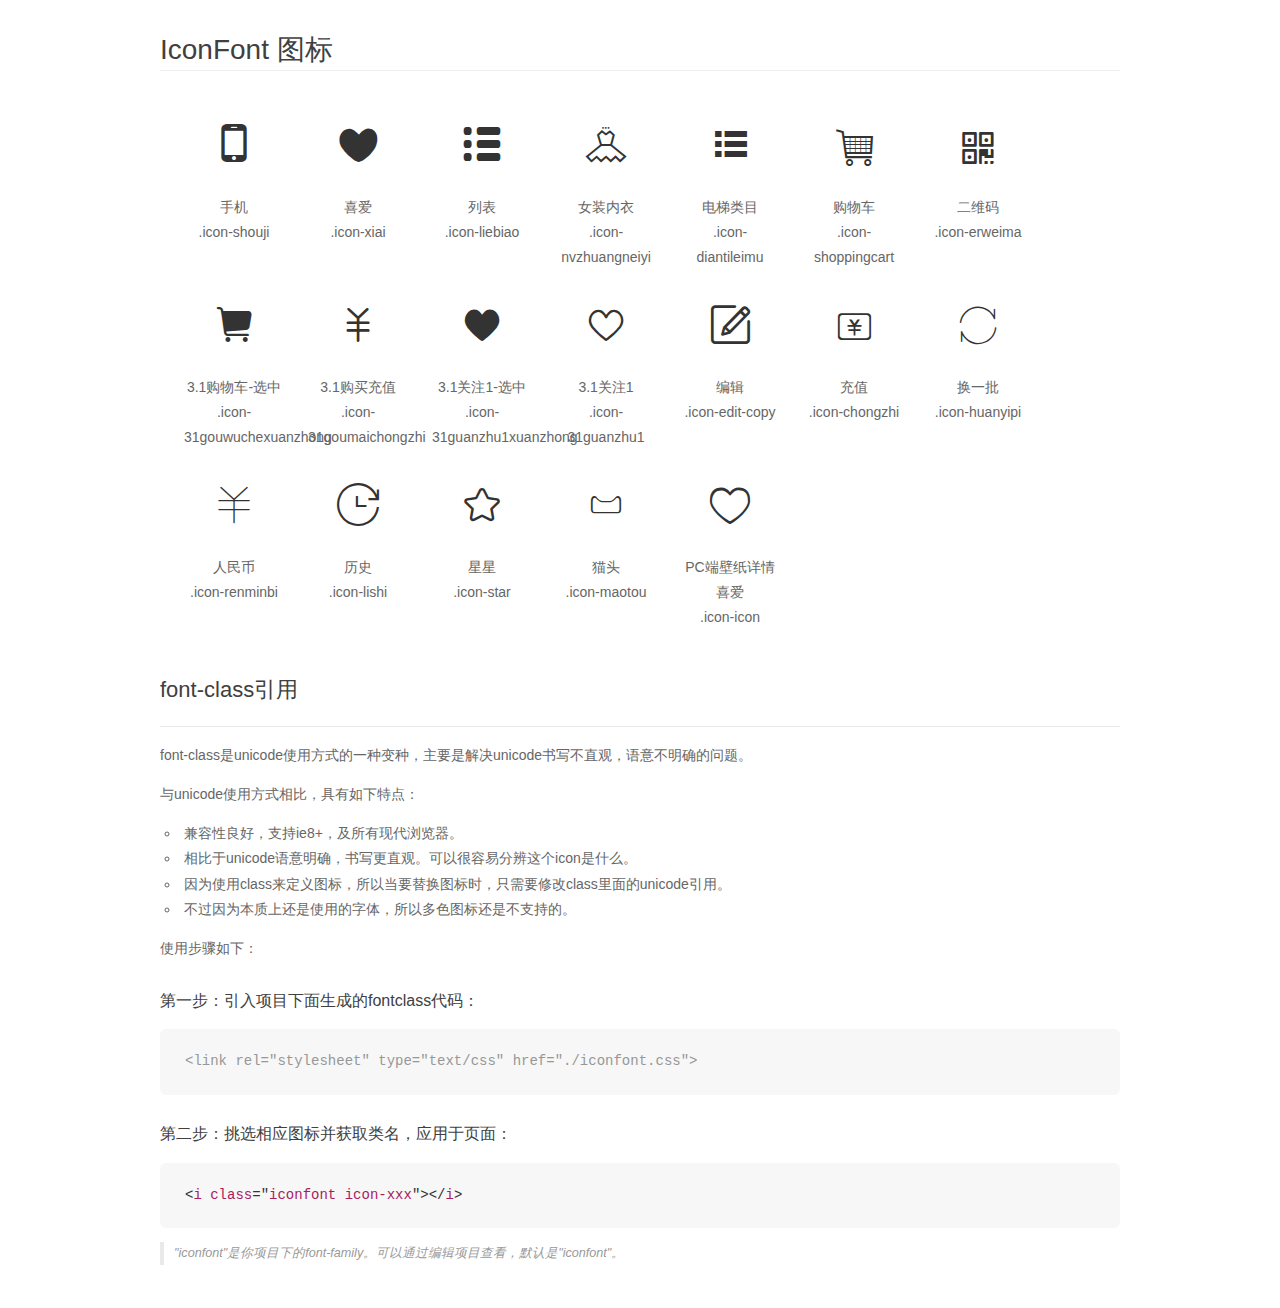
<file: font/demo_fontclass.html>
<!DOCTYPE html>
<html>
<head>
    <meta charset="utf-8"/>
    <title>IconFont</title>
    <link rel="stylesheet" href="demo.css">
    <link rel="stylesheet" href="iconfont.css">
</head>
<body>
    <div class="main markdown">
        <h1>IconFont 图标</h1>
        <ul class="icon_lists clear">
            
                <li>
                <i class="icon iconfont icon-shouji"></i>
                    <div class="name">手机</div>
                    <div class="fontclass">.icon-shouji</div>
                </li>
            
                <li>
                <i class="icon iconfont icon-xiai"></i>
                    <div class="name">喜爱</div>
                    <div class="fontclass">.icon-xiai</div>
                </li>
            
                <li>
                <i class="icon iconfont icon-liebiao"></i>
                    <div class="name">列表</div>
                    <div class="fontclass">.icon-liebiao</div>
                </li>
            
                <li>
                <i class="icon iconfont icon-nvzhuangneiyi"></i>
                    <div class="name">女装内衣</div>
                    <div class="fontclass">.icon-nvzhuangneiyi</div>
                </li>
            
                <li>
                <i class="icon iconfont icon-diantileimu"></i>
                    <div class="name">电梯类目</div>
                    <div class="fontclass">.icon-diantileimu</div>
                </li>
            
                <li>
                <i class="icon iconfont icon-shoppingcart"></i>
                    <div class="name">购物车</div>
                    <div class="fontclass">.icon-shoppingcart</div>
                </li>
            
                <li>
                <i class="icon iconfont icon-erweima"></i>
                    <div class="name">二维码</div>
                    <div class="fontclass">.icon-erweima</div>
                </li>
            
                <li>
                <i class="icon iconfont icon-31gouwuchexuanzhong"></i>
                    <div class="name">3.1购物车-选中</div>
                    <div class="fontclass">.icon-31gouwuchexuanzhong</div>
                </li>
            
                <li>
                <i class="icon iconfont icon-31goumaichongzhi"></i>
                    <div class="name">3.1购买充值</div>
                    <div class="fontclass">.icon-31goumaichongzhi</div>
                </li>
            
                <li>
                <i class="icon iconfont icon-31guanzhu1xuanzhong"></i>
                    <div class="name">3.1关注1-选中</div>
                    <div class="fontclass">.icon-31guanzhu1xuanzhong</div>
                </li>
            
                <li>
                <i class="icon iconfont icon-31guanzhu1"></i>
                    <div class="name">3.1关注1</div>
                    <div class="fontclass">.icon-31guanzhu1</div>
                </li>
            
                <li>
                <i class="icon iconfont icon-edit-copy"></i>
                    <div class="name">编辑</div>
                    <div class="fontclass">.icon-edit-copy</div>
                </li>
            
                <li>
                <i class="icon iconfont icon-chongzhi"></i>
                    <div class="name">充值</div>
                    <div class="fontclass">.icon-chongzhi</div>
                </li>
            
                <li>
                <i class="icon iconfont icon-huanyipi"></i>
                    <div class="name">换一批</div>
                    <div class="fontclass">.icon-huanyipi</div>
                </li>
            
                <li>
                <i class="icon iconfont icon-renminbi"></i>
                    <div class="name">人民币</div>
                    <div class="fontclass">.icon-renminbi</div>
                </li>
            
                <li>
                <i class="icon iconfont icon-lishi"></i>
                    <div class="name">历史</div>
                    <div class="fontclass">.icon-lishi</div>
                </li>
            
                <li>
                <i class="icon iconfont icon-star"></i>
                    <div class="name">星星</div>
                    <div class="fontclass">.icon-star</div>
                </li>
            
                <li>
                <i class="icon iconfont icon-maotou"></i>
                    <div class="name">猫头</div>
                    <div class="fontclass">.icon-maotou</div>
                </li>
            
                <li>
                <i class="icon iconfont icon-icon"></i>
                    <div class="name">PC端壁纸详情喜爱</div>
                    <div class="fontclass">.icon-icon</div>
                </li>
            
        </ul>

        <h2 id="font-class-">font-class引用</h2>
        <hr>

        <p>font-class是unicode使用方式的一种变种，主要是解决unicode书写不直观，语意不明确的问题。</p>
        <p>与unicode使用方式相比，具有如下特点：</p>
        <ul>
        <li>兼容性良好，支持ie8+，及所有现代浏览器。</li>
        <li>相比于unicode语意明确，书写更直观。可以很容易分辨这个icon是什么。</li>
        <li>因为使用class来定义图标，所以当要替换图标时，只需要修改class里面的unicode引用。</li>
        <li>不过因为本质上还是使用的字体，所以多色图标还是不支持的。</li>
        </ul>
        <p>使用步骤如下：</p>
        <h3 id="-fontclass-">第一步：引入项目下面生成的fontclass代码：</h3>


        <pre><code class="lang-js hljs javascript"><span class="hljs-comment">&lt;link rel="stylesheet" type="text/css" href="./iconfont.css"&gt;</span></code></pre>
        <h3 id="-">第二步：挑选相应图标并获取类名，应用于页面：</h3>
        <pre><code class="lang-css hljs">&lt;<span class="hljs-selector-tag">i</span> <span class="hljs-selector-tag">class</span>="<span class="hljs-selector-tag">iconfont</span> <span class="hljs-selector-tag">icon-xxx</span>"&gt;&lt;/<span class="hljs-selector-tag">i</span>&gt;</code></pre>
        <blockquote>
        <p>"iconfont"是你项目下的font-family。可以通过编辑项目查看，默认是"iconfont"。</p>
        </blockquote>
    </div>
</body>
</html>
</file>
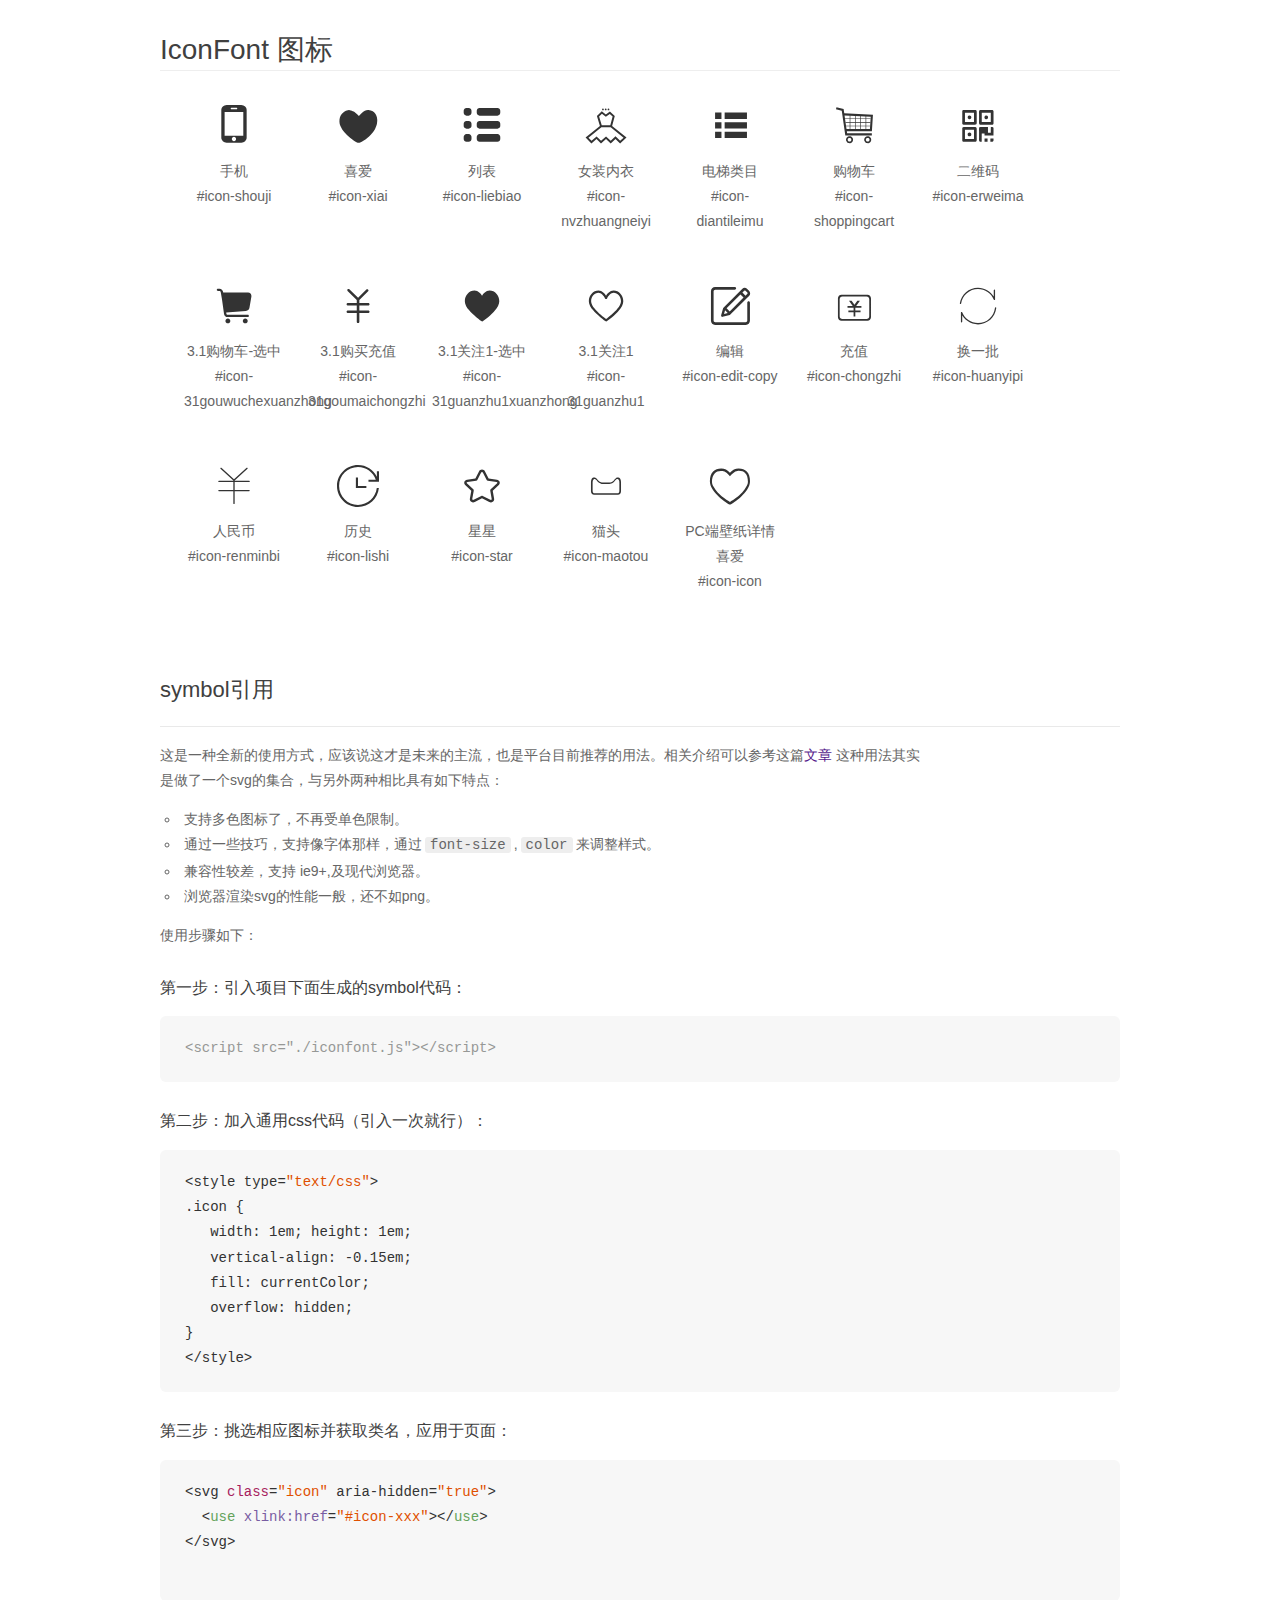
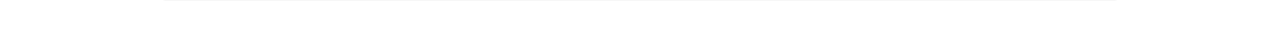
<file: font/demo_symbol.html>
<!DOCTYPE html>
<html>
<head>
    <meta charset="utf-8"/>
    <title>IconFont</title>
    <link rel="stylesheet" href="demo.css">
    <script src="iconfont.js"></script>

    <style type="text/css">
        .icon {
          /* 通过设置 font-size 来改变图标大小 */
          width: 1em; height: 1em;
          /* 图标和文字相邻时，垂直对齐 */
          vertical-align: -0.15em;
          /* 通过设置 color 来改变 SVG 的颜色/fill */
          fill: currentColor;
          /* path 和 stroke 溢出 viewBox 部分在 IE 下会显示
             normalize.css 中也包含这行 */
          overflow: hidden;
        }

    </style>
</head>
<body>
    <div class="main markdown">
        <h1>IconFont 图标</h1>
        <ul class="icon_lists clear">
            
                <li>
                    <svg class="icon" aria-hidden="true">
                        <use xlink:href="#icon-shouji"></use>
                    </svg>
                    <div class="name">手机</div>
                    <div class="fontclass">#icon-shouji</div>
                </li>
            
                <li>
                    <svg class="icon" aria-hidden="true">
                        <use xlink:href="#icon-xiai"></use>
                    </svg>
                    <div class="name">喜爱</div>
                    <div class="fontclass">#icon-xiai</div>
                </li>
            
                <li>
                    <svg class="icon" aria-hidden="true">
                        <use xlink:href="#icon-liebiao"></use>
                    </svg>
                    <div class="name">列表</div>
                    <div class="fontclass">#icon-liebiao</div>
                </li>
            
                <li>
                    <svg class="icon" aria-hidden="true">
                        <use xlink:href="#icon-nvzhuangneiyi"></use>
                    </svg>
                    <div class="name">女装内衣</div>
                    <div class="fontclass">#icon-nvzhuangneiyi</div>
                </li>
            
                <li>
                    <svg class="icon" aria-hidden="true">
                        <use xlink:href="#icon-diantileimu"></use>
                    </svg>
                    <div class="name">电梯类目</div>
                    <div class="fontclass">#icon-diantileimu</div>
                </li>
            
                <li>
                    <svg class="icon" aria-hidden="true">
                        <use xlink:href="#icon-shoppingcart"></use>
                    </svg>
                    <div class="name">购物车</div>
                    <div class="fontclass">#icon-shoppingcart</div>
                </li>
            
                <li>
                    <svg class="icon" aria-hidden="true">
                        <use xlink:href="#icon-erweima"></use>
                    </svg>
                    <div class="name">二维码</div>
                    <div class="fontclass">#icon-erweima</div>
                </li>
            
                <li>
                    <svg class="icon" aria-hidden="true">
                        <use xlink:href="#icon-31gouwuchexuanzhong"></use>
                    </svg>
                    <div class="name">3.1购物车-选中</div>
                    <div class="fontclass">#icon-31gouwuchexuanzhong</div>
                </li>
            
                <li>
                    <svg class="icon" aria-hidden="true">
                        <use xlink:href="#icon-31goumaichongzhi"></use>
                    </svg>
                    <div class="name">3.1购买充值</div>
                    <div class="fontclass">#icon-31goumaichongzhi</div>
                </li>
            
                <li>
                    <svg class="icon" aria-hidden="true">
                        <use xlink:href="#icon-31guanzhu1xuanzhong"></use>
                    </svg>
                    <div class="name">3.1关注1-选中</div>
                    <div class="fontclass">#icon-31guanzhu1xuanzhong</div>
                </li>
            
                <li>
                    <svg class="icon" aria-hidden="true">
                        <use xlink:href="#icon-31guanzhu1"></use>
                    </svg>
                    <div class="name">3.1关注1</div>
                    <div class="fontclass">#icon-31guanzhu1</div>
                </li>
            
                <li>
                    <svg class="icon" aria-hidden="true">
                        <use xlink:href="#icon-edit-copy"></use>
                    </svg>
                    <div class="name">编辑</div>
                    <div class="fontclass">#icon-edit-copy</div>
                </li>
            
                <li>
                    <svg class="icon" aria-hidden="true">
                        <use xlink:href="#icon-chongzhi"></use>
                    </svg>
                    <div class="name">充值</div>
                    <div class="fontclass">#icon-chongzhi</div>
                </li>
            
                <li>
                    <svg class="icon" aria-hidden="true">
                        <use xlink:href="#icon-huanyipi"></use>
                    </svg>
                    <div class="name">换一批</div>
                    <div class="fontclass">#icon-huanyipi</div>
                </li>
            
                <li>
                    <svg class="icon" aria-hidden="true">
                        <use xlink:href="#icon-renminbi"></use>
                    </svg>
                    <div class="name">人民币</div>
                    <div class="fontclass">#icon-renminbi</div>
                </li>
            
                <li>
                    <svg class="icon" aria-hidden="true">
                        <use xlink:href="#icon-lishi"></use>
                    </svg>
                    <div class="name">历史</div>
                    <div class="fontclass">#icon-lishi</div>
                </li>
            
                <li>
                    <svg class="icon" aria-hidden="true">
                        <use xlink:href="#icon-star"></use>
                    </svg>
                    <div class="name">星星</div>
                    <div class="fontclass">#icon-star</div>
                </li>
            
                <li>
                    <svg class="icon" aria-hidden="true">
                        <use xlink:href="#icon-maotou"></use>
                    </svg>
                    <div class="name">猫头</div>
                    <div class="fontclass">#icon-maotou</div>
                </li>
            
                <li>
                    <svg class="icon" aria-hidden="true">
                        <use xlink:href="#icon-icon"></use>
                    </svg>
                    <div class="name">PC端壁纸详情喜爱</div>
                    <div class="fontclass">#icon-icon</div>
                </li>
            
        </ul>


        <h2 id="symbol-">symbol引用</h2>
        <hr>

        <p>这是一种全新的使用方式，应该说这才是未来的主流，也是平台目前推荐的用法。相关介绍可以参考这篇<a href="">文章</a>
        这种用法其实是做了一个svg的集合，与另外两种相比具有如下特点：</p>
        <ul>
          <li>支持多色图标了，不再受单色限制。</li>
          <li>通过一些技巧，支持像字体那样，通过<code>font-size</code>,<code>color</code>来调整样式。</li>
          <li>兼容性较差，支持 ie9+,及现代浏览器。</li>
          <li>浏览器渲染svg的性能一般，还不如png。</li>
        </ul>
        <p>使用步骤如下：</p>
        <h3 id="-symbol-">第一步：引入项目下面生成的symbol代码：</h3>
        <pre><code class="lang-js hljs javascript"><span class="hljs-comment">&lt;script src="./iconfont.js"&gt;&lt;/script&gt;</span></code></pre>
        <h3 id="-css-">第二步：加入通用css代码（引入一次就行）：</h3>
        <pre><code class="lang-js hljs javascript">&lt;style type=<span class="hljs-string">"text/css"</span>&gt;
.icon {
   width: <span class="hljs-number">1</span>em; height: <span class="hljs-number">1</span>em;
   vertical-align: <span class="hljs-number">-0.15</span>em;
   fill: currentColor;
   overflow: hidden;
}
&lt;<span class="hljs-regexp">/style&gt;</span></code></pre>
        <h3 id="-">第三步：挑选相应图标并获取类名，应用于页面：</h3>
        <pre><code class="lang-js hljs javascript">&lt;svg <span class="hljs-class"><span class="hljs-keyword">class</span></span>=<span class="hljs-string">"icon"</span> aria-hidden=<span class="hljs-string">"true"</span>&gt;<span class="xml"><span class="hljs-tag">
  &lt;<span class="hljs-name">use</span> <span class="hljs-attr">xlink:href</span>=<span class="hljs-string">"#icon-xxx"</span>&gt;</span><span class="hljs-tag">&lt;/<span class="hljs-name">use</span>&gt;</span>
</span>&lt;<span class="hljs-regexp">/svg&gt;
        </span></code></pre>
    </div>
</body>
</html>
</file>
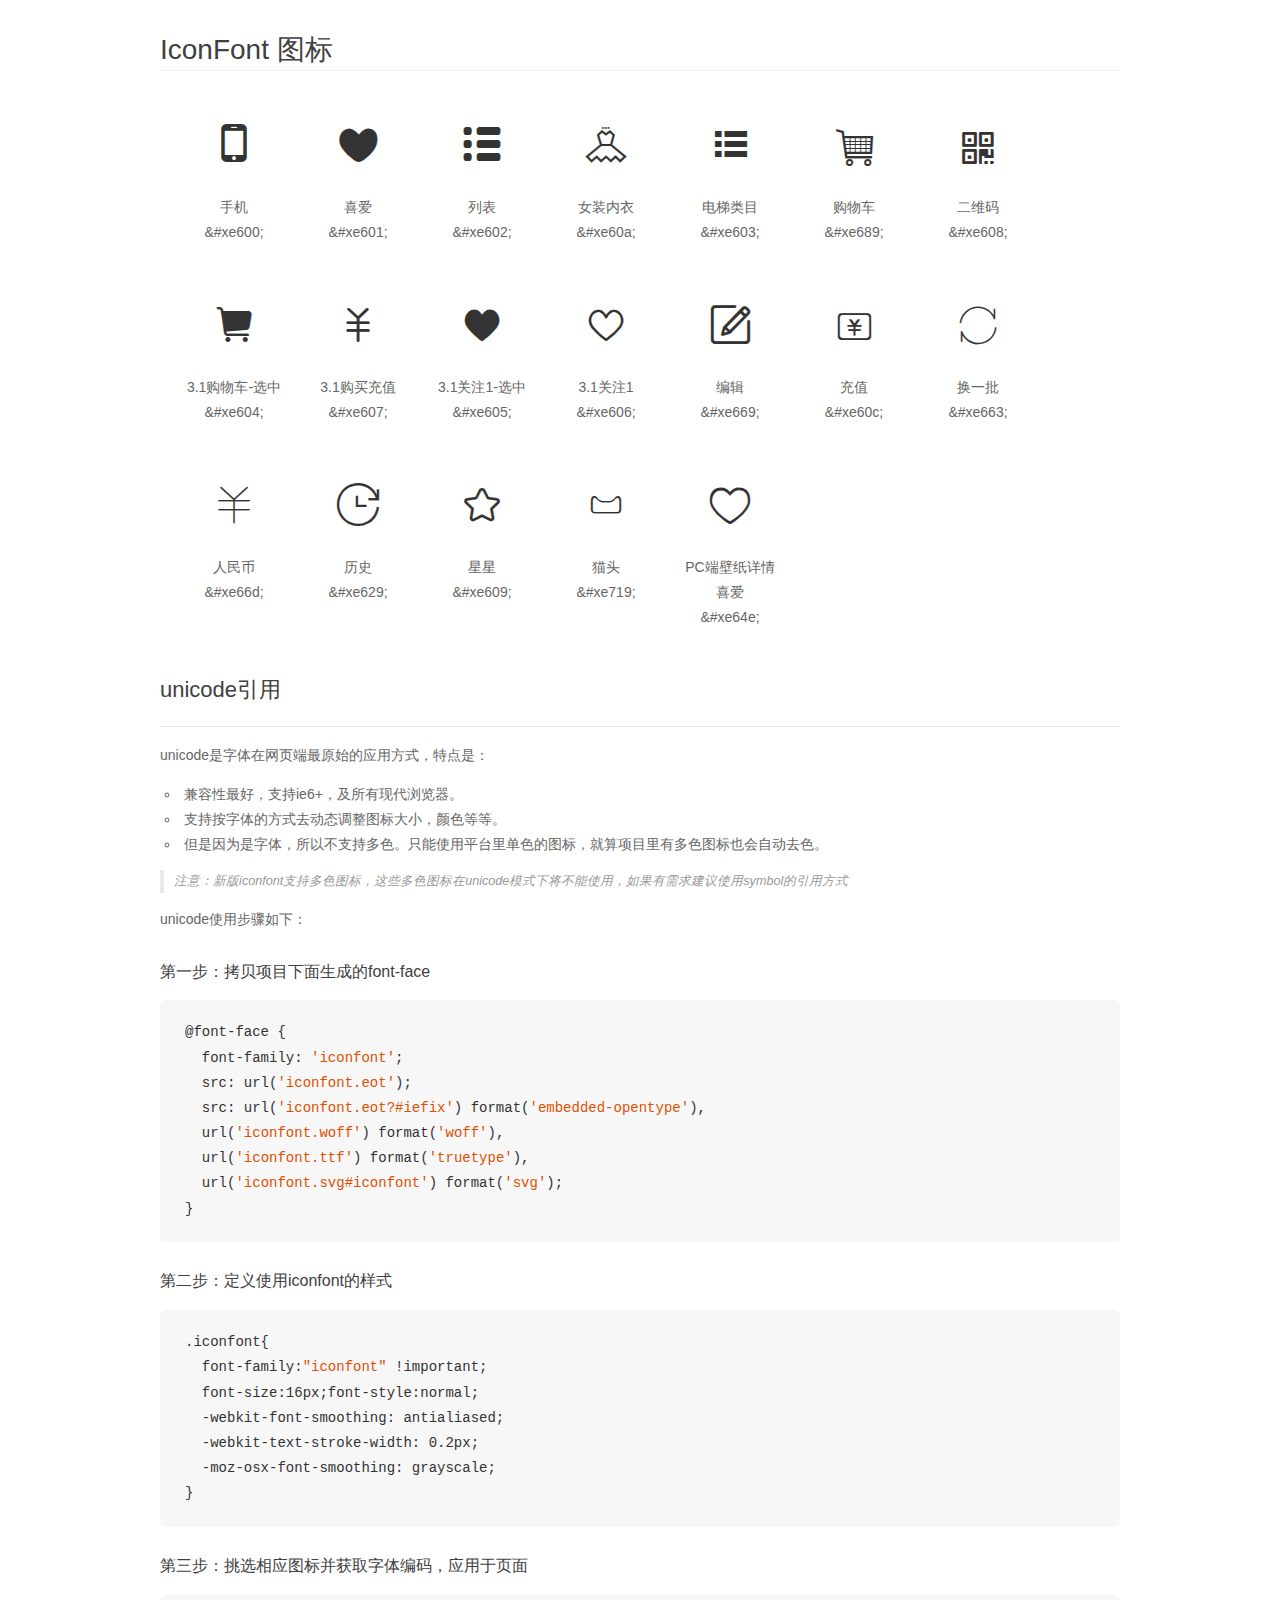
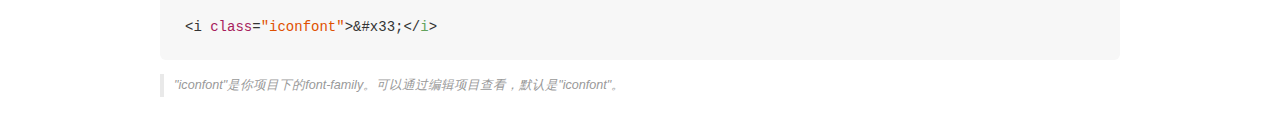
<file: font/demo_unicode.html>
<!DOCTYPE html>
<html>
<head>
    <meta charset="utf-8"/>
    <title>IconFont</title>
    <link rel="stylesheet" href="demo.css">

    <style type="text/css">

        @font-face {font-family: "iconfont";
          src: url('iconfont.eot'); /* IE9*/
          src: url('iconfont.eot#iefix') format('embedded-opentype'), /* IE6-IE8 */
          url('iconfont.woff') format('woff'), /* chrome, firefox */
          url('iconfont.ttf') format('truetype'), /* chrome, firefox, opera, Safari, Android, iOS 4.2+*/
          url('iconfont.svg#iconfont') format('svg'); /* iOS 4.1- */
        }

        .iconfont {
          font-family:"iconfont" !important;
          font-size:16px;
          font-style:normal;
          -webkit-font-smoothing: antialiased;
          -webkit-text-stroke-width: 0.2px;
          -moz-osx-font-smoothing: grayscale;
        }

    </style>
</head>
<body>
    <div class="main markdown">
        <h1>IconFont 图标</h1>
        <ul class="icon_lists clear">
            
                <li>
                <i class="icon iconfont">&#xe600;</i>
                    <div class="name">手机</div>
                    <div class="code">&amp;#xe600;</div>
                </li>
            
                <li>
                <i class="icon iconfont">&#xe601;</i>
                    <div class="name">喜爱</div>
                    <div class="code">&amp;#xe601;</div>
                </li>
            
                <li>
                <i class="icon iconfont">&#xe602;</i>
                    <div class="name">列表</div>
                    <div class="code">&amp;#xe602;</div>
                </li>
            
                <li>
                <i class="icon iconfont">&#xe60a;</i>
                    <div class="name">女装内衣</div>
                    <div class="code">&amp;#xe60a;</div>
                </li>
            
                <li>
                <i class="icon iconfont">&#xe603;</i>
                    <div class="name">电梯类目</div>
                    <div class="code">&amp;#xe603;</div>
                </li>
            
                <li>
                <i class="icon iconfont">&#xe689;</i>
                    <div class="name">购物车</div>
                    <div class="code">&amp;#xe689;</div>
                </li>
            
                <li>
                <i class="icon iconfont">&#xe608;</i>
                    <div class="name">二维码</div>
                    <div class="code">&amp;#xe608;</div>
                </li>
            
                <li>
                <i class="icon iconfont">&#xe604;</i>
                    <div class="name">3.1购物车-选中</div>
                    <div class="code">&amp;#xe604;</div>
                </li>
            
                <li>
                <i class="icon iconfont">&#xe607;</i>
                    <div class="name">3.1购买充值</div>
                    <div class="code">&amp;#xe607;</div>
                </li>
            
                <li>
                <i class="icon iconfont">&#xe605;</i>
                    <div class="name">3.1关注1-选中</div>
                    <div class="code">&amp;#xe605;</div>
                </li>
            
                <li>
                <i class="icon iconfont">&#xe606;</i>
                    <div class="name">3.1关注1</div>
                    <div class="code">&amp;#xe606;</div>
                </li>
            
                <li>
                <i class="icon iconfont">&#xe669;</i>
                    <div class="name">编辑</div>
                    <div class="code">&amp;#xe669;</div>
                </li>
            
                <li>
                <i class="icon iconfont">&#xe60c;</i>
                    <div class="name">充值</div>
                    <div class="code">&amp;#xe60c;</div>
                </li>
            
                <li>
                <i class="icon iconfont">&#xe663;</i>
                    <div class="name">换一批</div>
                    <div class="code">&amp;#xe663;</div>
                </li>
            
                <li>
                <i class="icon iconfont">&#xe66d;</i>
                    <div class="name">人民币</div>
                    <div class="code">&amp;#xe66d;</div>
                </li>
            
                <li>
                <i class="icon iconfont">&#xe629;</i>
                    <div class="name">历史</div>
                    <div class="code">&amp;#xe629;</div>
                </li>
            
                <li>
                <i class="icon iconfont">&#xe609;</i>
                    <div class="name">星星</div>
                    <div class="code">&amp;#xe609;</div>
                </li>
            
                <li>
                <i class="icon iconfont">&#xe719;</i>
                    <div class="name">猫头</div>
                    <div class="code">&amp;#xe719;</div>
                </li>
            
                <li>
                <i class="icon iconfont">&#xe64e;</i>
                    <div class="name">PC端壁纸详情喜爱</div>
                    <div class="code">&amp;#xe64e;</div>
                </li>
            
        </ul>
        <h2 id="unicode-">unicode引用</h2>
        <hr>

        <p>unicode是字体在网页端最原始的应用方式，特点是：</p>
        <ul>
        <li>兼容性最好，支持ie6+，及所有现代浏览器。</li>
        <li>支持按字体的方式去动态调整图标大小，颜色等等。</li>
        <li>但是因为是字体，所以不支持多色。只能使用平台里单色的图标，就算项目里有多色图标也会自动去色。</li>
        </ul>
        <blockquote>
        <p>注意：新版iconfont支持多色图标，这些多色图标在unicode模式下将不能使用，如果有需求建议使用symbol的引用方式</p>
        </blockquote>
        <p>unicode使用步骤如下：</p>
        <h3 id="-font-face">第一步：拷贝项目下面生成的font-face</h3>
        <pre><code class="lang-js hljs javascript">@font-face {
  font-family: <span class="hljs-string">'iconfont'</span>;
  src: url(<span class="hljs-string">'iconfont.eot'</span>);
  src: url(<span class="hljs-string">'iconfont.eot?#iefix'</span>) format(<span class="hljs-string">'embedded-opentype'</span>),
  url(<span class="hljs-string">'iconfont.woff'</span>) format(<span class="hljs-string">'woff'</span>),
  url(<span class="hljs-string">'iconfont.ttf'</span>) format(<span class="hljs-string">'truetype'</span>),
  url(<span class="hljs-string">'iconfont.svg#iconfont'</span>) format(<span class="hljs-string">'svg'</span>);
}
</code></pre>
        <h3 id="-iconfont-">第二步：定义使用iconfont的样式</h3>
        <pre><code class="lang-js hljs javascript">.iconfont{
  font-family:<span class="hljs-string">"iconfont"</span> !important;
  font-size:<span class="hljs-number">16</span>px;font-style:normal;
  -webkit-font-smoothing: antialiased;
  -webkit-text-stroke-width: <span class="hljs-number">0.2</span>px;
  -moz-osx-font-smoothing: grayscale;
}
</code></pre>
        <h3 id="-">第三步：挑选相应图标并获取字体编码，应用于页面</h3>
        <pre><code class="lang-js hljs javascript">&lt;i <span class="hljs-class"><span class="hljs-keyword">class</span></span>=<span class="hljs-string">"iconfont"</span>&gt;&amp;#x33;<span class="xml"><span class="hljs-tag">&lt;/<span class="hljs-name">i</span>&gt;</span></span></code></pre>

        <blockquote>
        <p>"iconfont"是你项目下的font-family。可以通过编辑项目查看，默认是"iconfont"。</p>
        </blockquote>
    </div>


</body>
</html>
</file>
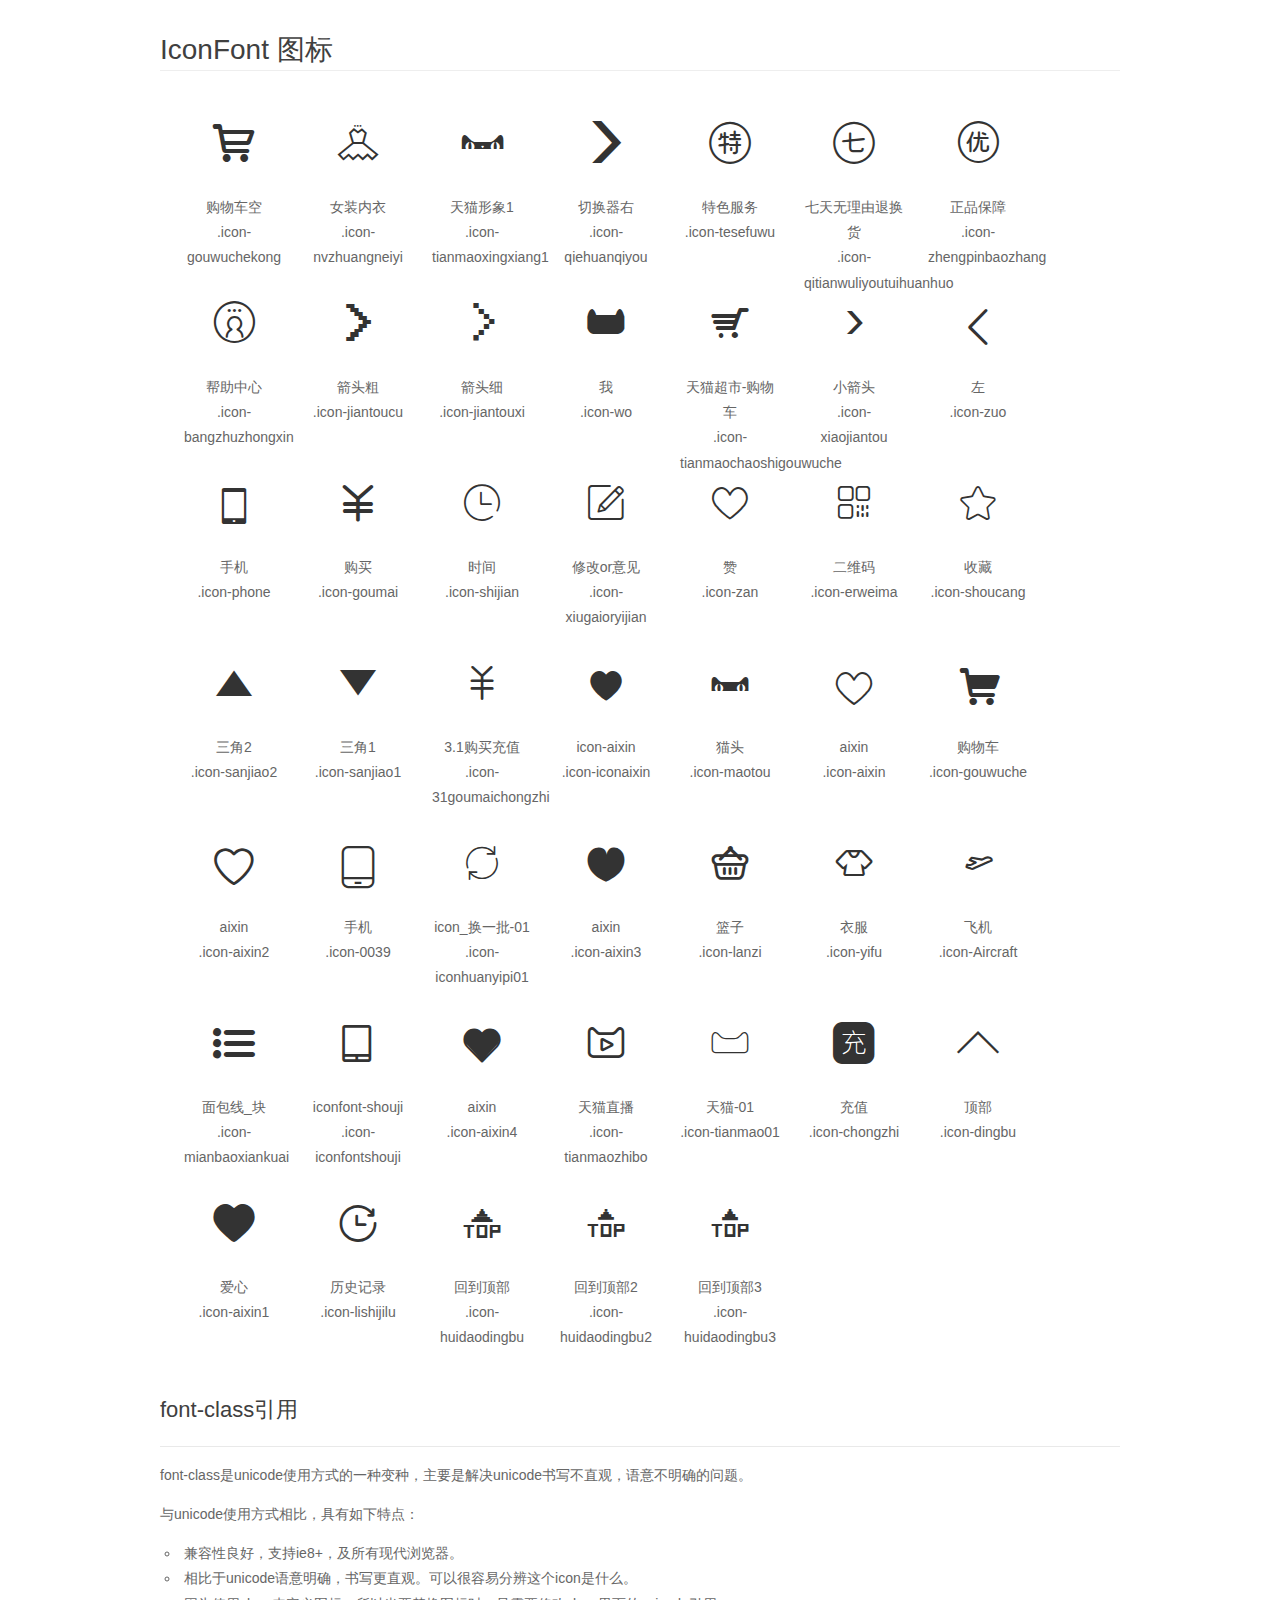
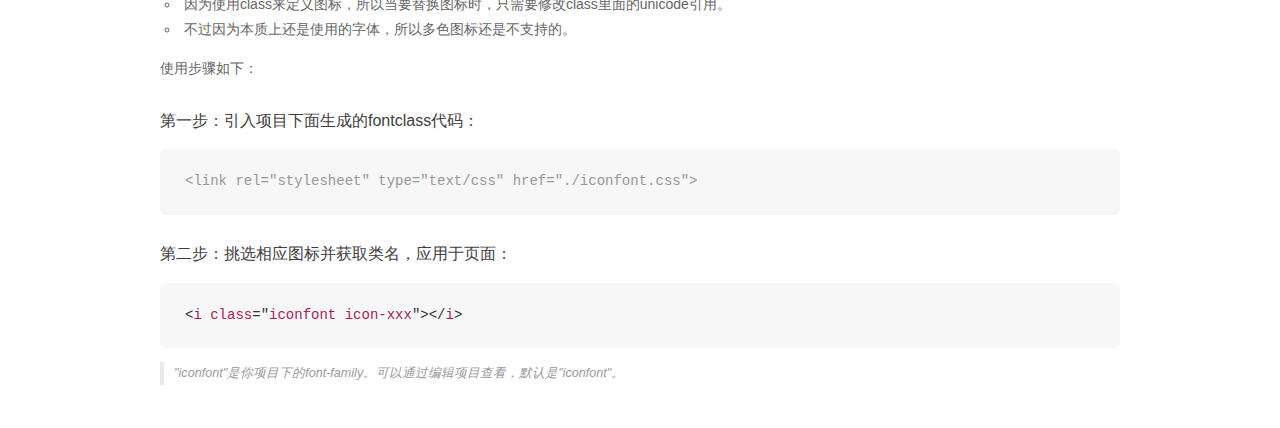
<file: font1/demo_fontclass.html>
<!DOCTYPE html>
<html>
<head>
    <meta charset="utf-8"/>
    <title>IconFont</title>
    <link rel="stylesheet" href="demo.css">
    <link rel="stylesheet" href="iconfont.css">
</head>
<body>
    <div class="main markdown">
        <h1>IconFont 图标</h1>
        <ul class="icon_lists clear">
            
                <li>
                <i class="icon iconfont icon-gouwuchekong"></i>
                    <div class="name">购物车空</div>
                    <div class="fontclass">.icon-gouwuchekong</div>
                </li>
            
                <li>
                <i class="icon iconfont icon-nvzhuangneiyi"></i>
                    <div class="name">女装内衣</div>
                    <div class="fontclass">.icon-nvzhuangneiyi</div>
                </li>
            
                <li>
                <i class="icon iconfont icon-tianmaoxingxiang1"></i>
                    <div class="name">天猫形象1</div>
                    <div class="fontclass">.icon-tianmaoxingxiang1</div>
                </li>
            
                <li>
                <i class="icon iconfont icon-qiehuanqiyou"></i>
                    <div class="name">切换器右</div>
                    <div class="fontclass">.icon-qiehuanqiyou</div>
                </li>
            
                <li>
                <i class="icon iconfont icon-tesefuwu"></i>
                    <div class="name">特色服务</div>
                    <div class="fontclass">.icon-tesefuwu</div>
                </li>
            
                <li>
                <i class="icon iconfont icon-qitianwuliyoutuihuanhuo"></i>
                    <div class="name">七天无理由退换货</div>
                    <div class="fontclass">.icon-qitianwuliyoutuihuanhuo</div>
                </li>
            
                <li>
                <i class="icon iconfont icon-zhengpinbaozhang"></i>
                    <div class="name">正品保障</div>
                    <div class="fontclass">.icon-zhengpinbaozhang</div>
                </li>
            
                <li>
                <i class="icon iconfont icon-bangzhuzhongxin"></i>
                    <div class="name">帮助中心</div>
                    <div class="fontclass">.icon-bangzhuzhongxin</div>
                </li>
            
                <li>
                <i class="icon iconfont icon-jiantoucu"></i>
                    <div class="name">箭头粗</div>
                    <div class="fontclass">.icon-jiantoucu</div>
                </li>
            
                <li>
                <i class="icon iconfont icon-jiantouxi"></i>
                    <div class="name">箭头细</div>
                    <div class="fontclass">.icon-jiantouxi</div>
                </li>
            
                <li>
                <i class="icon iconfont icon-wo"></i>
                    <div class="name">我</div>
                    <div class="fontclass">.icon-wo</div>
                </li>
            
                <li>
                <i class="icon iconfont icon-tianmaochaoshigouwuche"></i>
                    <div class="name">天猫超市-购物车</div>
                    <div class="fontclass">.icon-tianmaochaoshigouwuche</div>
                </li>
            
                <li>
                <i class="icon iconfont icon-xiaojiantou"></i>
                    <div class="name">小箭头</div>
                    <div class="fontclass">.icon-xiaojiantou</div>
                </li>
            
                <li>
                <i class="icon iconfont icon-zuo"></i>
                    <div class="name">左</div>
                    <div class="fontclass">.icon-zuo</div>
                </li>
            
                <li>
                <i class="icon iconfont icon-phone"></i>
                    <div class="name">手机</div>
                    <div class="fontclass">.icon-phone</div>
                </li>
            
                <li>
                <i class="icon iconfont icon-goumai"></i>
                    <div class="name">购买</div>
                    <div class="fontclass">.icon-goumai</div>
                </li>
            
                <li>
                <i class="icon iconfont icon-shijian"></i>
                    <div class="name">时间</div>
                    <div class="fontclass">.icon-shijian</div>
                </li>
            
                <li>
                <i class="icon iconfont icon-xiugaioryijian"></i>
                    <div class="name">修改or意见</div>
                    <div class="fontclass">.icon-xiugaioryijian</div>
                </li>
            
                <li>
                <i class="icon iconfont icon-zan"></i>
                    <div class="name">赞</div>
                    <div class="fontclass">.icon-zan</div>
                </li>
            
                <li>
                <i class="icon iconfont icon-erweima"></i>
                    <div class="name">二维码</div>
                    <div class="fontclass">.icon-erweima</div>
                </li>
            
                <li>
                <i class="icon iconfont icon-shoucang"></i>
                    <div class="name">收藏</div>
                    <div class="fontclass">.icon-shoucang</div>
                </li>
            
                <li>
                <i class="icon iconfont icon-sanjiao2"></i>
                    <div class="name">三角2</div>
                    <div class="fontclass">.icon-sanjiao2</div>
                </li>
            
                <li>
                <i class="icon iconfont icon-sanjiao1"></i>
                    <div class="name">三角1</div>
                    <div class="fontclass">.icon-sanjiao1</div>
                </li>
            
                <li>
                <i class="icon iconfont icon-31goumaichongzhi"></i>
                    <div class="name">3.1购买充值</div>
                    <div class="fontclass">.icon-31goumaichongzhi</div>
                </li>
            
                <li>
                <i class="icon iconfont icon-iconaixin"></i>
                    <div class="name">icon-aixin</div>
                    <div class="fontclass">.icon-iconaixin</div>
                </li>
            
                <li>
                <i class="icon iconfont icon-maotou"></i>
                    <div class="name">猫头</div>
                    <div class="fontclass">.icon-maotou</div>
                </li>
            
                <li>
                <i class="icon iconfont icon-aixin"></i>
                    <div class="name">aixin</div>
                    <div class="fontclass">.icon-aixin</div>
                </li>
            
                <li>
                <i class="icon iconfont icon-gouwuche"></i>
                    <div class="name">购物车</div>
                    <div class="fontclass">.icon-gouwuche</div>
                </li>
            
                <li>
                <i class="icon iconfont icon-aixin2"></i>
                    <div class="name">aixin</div>
                    <div class="fontclass">.icon-aixin2</div>
                </li>
            
                <li>
                <i class="icon iconfont icon-0039"></i>
                    <div class="name">手机</div>
                    <div class="fontclass">.icon-0039</div>
                </li>
            
                <li>
                <i class="icon iconfont icon-iconhuanyipi01"></i>
                    <div class="name">icon_换一批-01</div>
                    <div class="fontclass">.icon-iconhuanyipi01</div>
                </li>
            
                <li>
                <i class="icon iconfont icon-aixin3"></i>
                    <div class="name">aixin</div>
                    <div class="fontclass">.icon-aixin3</div>
                </li>
            
                <li>
                <i class="icon iconfont icon-lanzi"></i>
                    <div class="name">篮子</div>
                    <div class="fontclass">.icon-lanzi</div>
                </li>
            
                <li>
                <i class="icon iconfont icon-yifu"></i>
                    <div class="name">衣服</div>
                    <div class="fontclass">.icon-yifu</div>
                </li>
            
                <li>
                <i class="icon iconfont icon-Aircraft"></i>
                    <div class="name">飞机</div>
                    <div class="fontclass">.icon-Aircraft</div>
                </li>
            
                <li>
                <i class="icon iconfont icon-mianbaoxiankuai"></i>
                    <div class="name">面包线_块</div>
                    <div class="fontclass">.icon-mianbaoxiankuai</div>
                </li>
            
                <li>
                <i class="icon iconfont icon-iconfontshouji"></i>
                    <div class="name">iconfont-shouji</div>
                    <div class="fontclass">.icon-iconfontshouji</div>
                </li>
            
                <li>
                <i class="icon iconfont icon-aixin4"></i>
                    <div class="name">aixin</div>
                    <div class="fontclass">.icon-aixin4</div>
                </li>
            
                <li>
                <i class="icon iconfont icon-tianmaozhibo"></i>
                    <div class="name">天猫直播</div>
                    <div class="fontclass">.icon-tianmaozhibo</div>
                </li>
            
                <li>
                <i class="icon iconfont icon-tianmao01"></i>
                    <div class="name">天猫-01</div>
                    <div class="fontclass">.icon-tianmao01</div>
                </li>
            
                <li>
                <i class="icon iconfont icon-chongzhi"></i>
                    <div class="name">充值</div>
                    <div class="fontclass">.icon-chongzhi</div>
                </li>
            
                <li>
                <i class="icon iconfont icon-dingbu"></i>
                    <div class="name">顶部</div>
                    <div class="fontclass">.icon-dingbu</div>
                </li>
            
                <li>
                <i class="icon iconfont icon-aixin1"></i>
                    <div class="name">爱心</div>
                    <div class="fontclass">.icon-aixin1</div>
                </li>
            
                <li>
                <i class="icon iconfont icon-lishijilu"></i>
                    <div class="name">历史记录</div>
                    <div class="fontclass">.icon-lishijilu</div>
                </li>
            
                <li>
                <i class="icon iconfont icon-huidaodingbu"></i>
                    <div class="name">回到顶部</div>
                    <div class="fontclass">.icon-huidaodingbu</div>
                </li>
            
                <li>
                <i class="icon iconfont icon-huidaodingbu2"></i>
                    <div class="name">回到顶部2</div>
                    <div class="fontclass">.icon-huidaodingbu2</div>
                </li>
            
                <li>
                <i class="icon iconfont icon-huidaodingbu3"></i>
                    <div class="name">回到顶部3</div>
                    <div class="fontclass">.icon-huidaodingbu3</div>
                </li>
            
        </ul>

        <h2 id="font-class-">font-class引用</h2>
        <hr>

        <p>font-class是unicode使用方式的一种变种，主要是解决unicode书写不直观，语意不明确的问题。</p>
        <p>与unicode使用方式相比，具有如下特点：</p>
        <ul>
        <li>兼容性良好，支持ie8+，及所有现代浏览器。</li>
        <li>相比于unicode语意明确，书写更直观。可以很容易分辨这个icon是什么。</li>
        <li>因为使用class来定义图标，所以当要替换图标时，只需要修改class里面的unicode引用。</li>
        <li>不过因为本质上还是使用的字体，所以多色图标还是不支持的。</li>
        </ul>
        <p>使用步骤如下：</p>
        <h3 id="-fontclass-">第一步：引入项目下面生成的fontclass代码：</h3>


        <pre><code class="lang-js hljs javascript"><span class="hljs-comment">&lt;link rel="stylesheet" type="text/css" href="./iconfont.css"&gt;</span></code></pre>
        <h3 id="-">第二步：挑选相应图标并获取类名，应用于页面：</h3>
        <pre><code class="lang-css hljs">&lt;<span class="hljs-selector-tag">i</span> <span class="hljs-selector-tag">class</span>="<span class="hljs-selector-tag">iconfont</span> <span class="hljs-selector-tag">icon-xxx</span>"&gt;&lt;/<span class="hljs-selector-tag">i</span>&gt;</code></pre>
        <blockquote>
        <p>"iconfont"是你项目下的font-family。可以通过编辑项目查看，默认是"iconfont"。</p>
        </blockquote>
    </div>
</body>
</html>
</file>
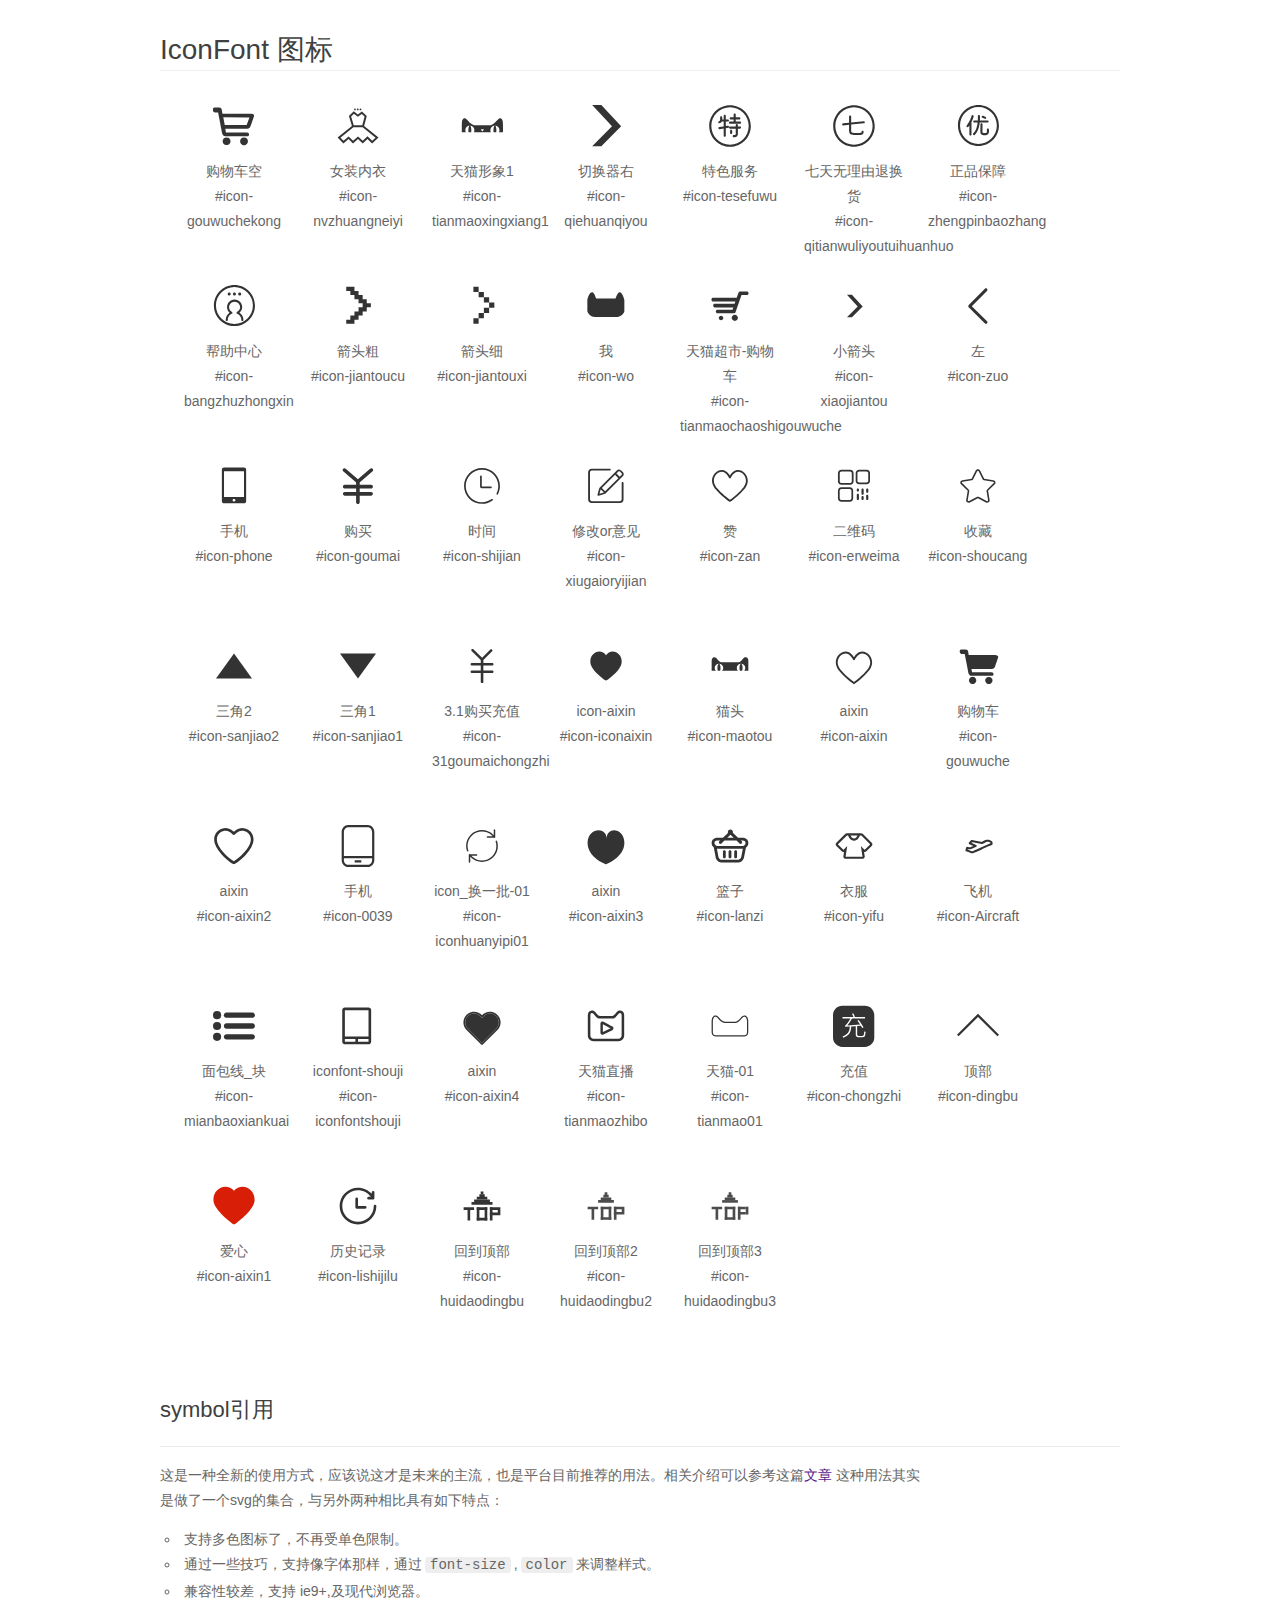
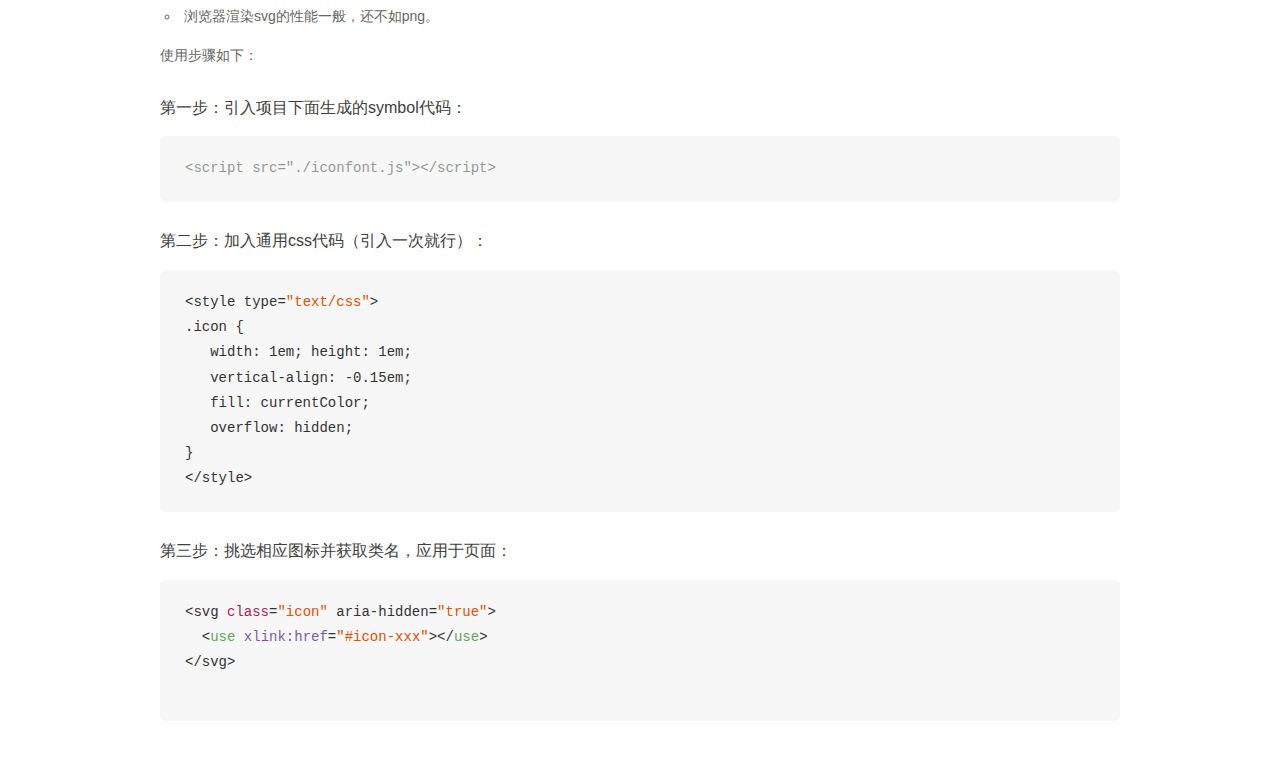
<file: font1/demo_symbol.html>
<!DOCTYPE html>
<html>
<head>
    <meta charset="utf-8"/>
    <title>IconFont</title>
    <link rel="stylesheet" href="demo.css">
    <script src="iconfont.js"></script>

    <style type="text/css">
        .icon {
          /* 通过设置 font-size 来改变图标大小 */
          width: 1em; height: 1em;
          /* 图标和文字相邻时，垂直对齐 */
          vertical-align: -0.15em;
          /* 通过设置 color 来改变 SVG 的颜色/fill */
          fill: currentColor;
          /* path 和 stroke 溢出 viewBox 部分在 IE 下会显示
             normalize.css 中也包含这行 */
          overflow: hidden;
        }

    </style>
</head>
<body>
    <div class="main markdown">
        <h1>IconFont 图标</h1>
        <ul class="icon_lists clear">
            
                <li>
                    <svg class="icon" aria-hidden="true">
                        <use xlink:href="#icon-gouwuchekong"></use>
                    </svg>
                    <div class="name">购物车空</div>
                    <div class="fontclass">#icon-gouwuchekong</div>
                </li>
            
                <li>
                    <svg class="icon" aria-hidden="true">
                        <use xlink:href="#icon-nvzhuangneiyi"></use>
                    </svg>
                    <div class="name">女装内衣</div>
                    <div class="fontclass">#icon-nvzhuangneiyi</div>
                </li>
            
                <li>
                    <svg class="icon" aria-hidden="true">
                        <use xlink:href="#icon-tianmaoxingxiang1"></use>
                    </svg>
                    <div class="name">天猫形象1</div>
                    <div class="fontclass">#icon-tianmaoxingxiang1</div>
                </li>
            
                <li>
                    <svg class="icon" aria-hidden="true">
                        <use xlink:href="#icon-qiehuanqiyou"></use>
                    </svg>
                    <div class="name">切换器右</div>
                    <div class="fontclass">#icon-qiehuanqiyou</div>
                </li>
            
                <li>
                    <svg class="icon" aria-hidden="true">
                        <use xlink:href="#icon-tesefuwu"></use>
                    </svg>
                    <div class="name">特色服务</div>
                    <div class="fontclass">#icon-tesefuwu</div>
                </li>
            
                <li>
                    <svg class="icon" aria-hidden="true">
                        <use xlink:href="#icon-qitianwuliyoutuihuanhuo"></use>
                    </svg>
                    <div class="name">七天无理由退换货</div>
                    <div class="fontclass">#icon-qitianwuliyoutuihuanhuo</div>
                </li>
            
                <li>
                    <svg class="icon" aria-hidden="true">
                        <use xlink:href="#icon-zhengpinbaozhang"></use>
                    </svg>
                    <div class="name">正品保障</div>
                    <div class="fontclass">#icon-zhengpinbaozhang</div>
                </li>
            
                <li>
                    <svg class="icon" aria-hidden="true">
                        <use xlink:href="#icon-bangzhuzhongxin"></use>
                    </svg>
                    <div class="name">帮助中心</div>
                    <div class="fontclass">#icon-bangzhuzhongxin</div>
                </li>
            
                <li>
                    <svg class="icon" aria-hidden="true">
                        <use xlink:href="#icon-jiantoucu"></use>
                    </svg>
                    <div class="name">箭头粗</div>
                    <div class="fontclass">#icon-jiantoucu</div>
                </li>
            
                <li>
                    <svg class="icon" aria-hidden="true">
                        <use xlink:href="#icon-jiantouxi"></use>
                    </svg>
                    <div class="name">箭头细</div>
                    <div class="fontclass">#icon-jiantouxi</div>
                </li>
            
                <li>
                    <svg class="icon" aria-hidden="true">
                        <use xlink:href="#icon-wo"></use>
                    </svg>
                    <div class="name">我</div>
                    <div class="fontclass">#icon-wo</div>
                </li>
            
                <li>
                    <svg class="icon" aria-hidden="true">
                        <use xlink:href="#icon-tianmaochaoshigouwuche"></use>
                    </svg>
                    <div class="name">天猫超市-购物车</div>
                    <div class="fontclass">#icon-tianmaochaoshigouwuche</div>
                </li>
            
                <li>
                    <svg class="icon" aria-hidden="true">
                        <use xlink:href="#icon-xiaojiantou"></use>
                    </svg>
                    <div class="name">小箭头</div>
                    <div class="fontclass">#icon-xiaojiantou</div>
                </li>
            
                <li>
                    <svg class="icon" aria-hidden="true">
                        <use xlink:href="#icon-zuo"></use>
                    </svg>
                    <div class="name">左</div>
                    <div class="fontclass">#icon-zuo</div>
                </li>
            
                <li>
                    <svg class="icon" aria-hidden="true">
                        <use xlink:href="#icon-phone"></use>
                    </svg>
                    <div class="name">手机</div>
                    <div class="fontclass">#icon-phone</div>
                </li>
            
                <li>
                    <svg class="icon" aria-hidden="true">
                        <use xlink:href="#icon-goumai"></use>
                    </svg>
                    <div class="name">购买</div>
                    <div class="fontclass">#icon-goumai</div>
                </li>
            
                <li>
                    <svg class="icon" aria-hidden="true">
                        <use xlink:href="#icon-shijian"></use>
                    </svg>
                    <div class="name">时间</div>
                    <div class="fontclass">#icon-shijian</div>
                </li>
            
                <li>
                    <svg class="icon" aria-hidden="true">
                        <use xlink:href="#icon-xiugaioryijian"></use>
                    </svg>
                    <div class="name">修改or意见</div>
                    <div class="fontclass">#icon-xiugaioryijian</div>
                </li>
            
                <li>
                    <svg class="icon" aria-hidden="true">
                        <use xlink:href="#icon-zan"></use>
                    </svg>
                    <div class="name">赞</div>
                    <div class="fontclass">#icon-zan</div>
                </li>
            
                <li>
                    <svg class="icon" aria-hidden="true">
                        <use xlink:href="#icon-erweima"></use>
                    </svg>
                    <div class="name">二维码</div>
                    <div class="fontclass">#icon-erweima</div>
                </li>
            
                <li>
                    <svg class="icon" aria-hidden="true">
                        <use xlink:href="#icon-shoucang"></use>
                    </svg>
                    <div class="name">收藏</div>
                    <div class="fontclass">#icon-shoucang</div>
                </li>
            
                <li>
                    <svg class="icon" aria-hidden="true">
                        <use xlink:href="#icon-sanjiao2"></use>
                    </svg>
                    <div class="name">三角2</div>
                    <div class="fontclass">#icon-sanjiao2</div>
                </li>
            
                <li>
                    <svg class="icon" aria-hidden="true">
                        <use xlink:href="#icon-sanjiao1"></use>
                    </svg>
                    <div class="name">三角1</div>
                    <div class="fontclass">#icon-sanjiao1</div>
                </li>
            
                <li>
                    <svg class="icon" aria-hidden="true">
                        <use xlink:href="#icon-31goumaichongzhi"></use>
                    </svg>
                    <div class="name">3.1购买充值</div>
                    <div class="fontclass">#icon-31goumaichongzhi</div>
                </li>
            
                <li>
                    <svg class="icon" aria-hidden="true">
                        <use xlink:href="#icon-iconaixin"></use>
                    </svg>
                    <div class="name">icon-aixin</div>
                    <div class="fontclass">#icon-iconaixin</div>
                </li>
            
                <li>
                    <svg class="icon" aria-hidden="true">
                        <use xlink:href="#icon-maotou"></use>
                    </svg>
                    <div class="name">猫头</div>
                    <div class="fontclass">#icon-maotou</div>
                </li>
            
                <li>
                    <svg class="icon" aria-hidden="true">
                        <use xlink:href="#icon-aixin"></use>
                    </svg>
                    <div class="name">aixin</div>
                    <div class="fontclass">#icon-aixin</div>
                </li>
            
                <li>
                    <svg class="icon" aria-hidden="true">
                        <use xlink:href="#icon-gouwuche"></use>
                    </svg>
                    <div class="name">购物车</div>
                    <div class="fontclass">#icon-gouwuche</div>
                </li>
            
                <li>
                    <svg class="icon" aria-hidden="true">
                        <use xlink:href="#icon-aixin2"></use>
                    </svg>
                    <div class="name">aixin</div>
                    <div class="fontclass">#icon-aixin2</div>
                </li>
            
                <li>
                    <svg class="icon" aria-hidden="true">
                        <use xlink:href="#icon-0039"></use>
                    </svg>
                    <div class="name">手机</div>
                    <div class="fontclass">#icon-0039</div>
                </li>
            
                <li>
                    <svg class="icon" aria-hidden="true">
                        <use xlink:href="#icon-iconhuanyipi01"></use>
                    </svg>
                    <div class="name">icon_换一批-01</div>
                    <div class="fontclass">#icon-iconhuanyipi01</div>
                </li>
            
                <li>
                    <svg class="icon" aria-hidden="true">
                        <use xlink:href="#icon-aixin3"></use>
                    </svg>
                    <div class="name">aixin</div>
                    <div class="fontclass">#icon-aixin3</div>
                </li>
            
                <li>
                    <svg class="icon" aria-hidden="true">
                        <use xlink:href="#icon-lanzi"></use>
                    </svg>
                    <div class="name">篮子</div>
                    <div class="fontclass">#icon-lanzi</div>
                </li>
            
                <li>
                    <svg class="icon" aria-hidden="true">
                        <use xlink:href="#icon-yifu"></use>
                    </svg>
                    <div class="name">衣服</div>
                    <div class="fontclass">#icon-yifu</div>
                </li>
            
                <li>
                    <svg class="icon" aria-hidden="true">
                        <use xlink:href="#icon-Aircraft"></use>
                    </svg>
                    <div class="name">飞机</div>
                    <div class="fontclass">#icon-Aircraft</div>
                </li>
            
                <li>
                    <svg class="icon" aria-hidden="true">
                        <use xlink:href="#icon-mianbaoxiankuai"></use>
                    </svg>
                    <div class="name">面包线_块</div>
                    <div class="fontclass">#icon-mianbaoxiankuai</div>
                </li>
            
                <li>
                    <svg class="icon" aria-hidden="true">
                        <use xlink:href="#icon-iconfontshouji"></use>
                    </svg>
                    <div class="name">iconfont-shouji</div>
                    <div class="fontclass">#icon-iconfontshouji</div>
                </li>
            
                <li>
                    <svg class="icon" aria-hidden="true">
                        <use xlink:href="#icon-aixin4"></use>
                    </svg>
                    <div class="name">aixin</div>
                    <div class="fontclass">#icon-aixin4</div>
                </li>
            
                <li>
                    <svg class="icon" aria-hidden="true">
                        <use xlink:href="#icon-tianmaozhibo"></use>
                    </svg>
                    <div class="name">天猫直播</div>
                    <div class="fontclass">#icon-tianmaozhibo</div>
                </li>
            
                <li>
                    <svg class="icon" aria-hidden="true">
                        <use xlink:href="#icon-tianmao01"></use>
                    </svg>
                    <div class="name">天猫-01</div>
                    <div class="fontclass">#icon-tianmao01</div>
                </li>
            
                <li>
                    <svg class="icon" aria-hidden="true">
                        <use xlink:href="#icon-chongzhi"></use>
                    </svg>
                    <div class="name">充值</div>
                    <div class="fontclass">#icon-chongzhi</div>
                </li>
            
                <li>
                    <svg class="icon" aria-hidden="true">
                        <use xlink:href="#icon-dingbu"></use>
                    </svg>
                    <div class="name">顶部</div>
                    <div class="fontclass">#icon-dingbu</div>
                </li>
            
                <li>
                    <svg class="icon" aria-hidden="true">
                        <use xlink:href="#icon-aixin1"></use>
                    </svg>
                    <div class="name">爱心</div>
                    <div class="fontclass">#icon-aixin1</div>
                </li>
            
                <li>
                    <svg class="icon" aria-hidden="true">
                        <use xlink:href="#icon-lishijilu"></use>
                    </svg>
                    <div class="name">历史记录</div>
                    <div class="fontclass">#icon-lishijilu</div>
                </li>
            
                <li>
                    <svg class="icon" aria-hidden="true">
                        <use xlink:href="#icon-huidaodingbu"></use>
                    </svg>
                    <div class="name">回到顶部</div>
                    <div class="fontclass">#icon-huidaodingbu</div>
                </li>
            
                <li>
                    <svg class="icon" aria-hidden="true">
                        <use xlink:href="#icon-huidaodingbu2"></use>
                    </svg>
                    <div class="name">回到顶部2</div>
                    <div class="fontclass">#icon-huidaodingbu2</div>
                </li>
            
                <li>
                    <svg class="icon" aria-hidden="true">
                        <use xlink:href="#icon-huidaodingbu3"></use>
                    </svg>
                    <div class="name">回到顶部3</div>
                    <div class="fontclass">#icon-huidaodingbu3</div>
                </li>
            
        </ul>


        <h2 id="symbol-">symbol引用</h2>
        <hr>

        <p>这是一种全新的使用方式，应该说这才是未来的主流，也是平台目前推荐的用法。相关介绍可以参考这篇<a href="">文章</a>
        这种用法其实是做了一个svg的集合，与另外两种相比具有如下特点：</p>
        <ul>
          <li>支持多色图标了，不再受单色限制。</li>
          <li>通过一些技巧，支持像字体那样，通过<code>font-size</code>,<code>color</code>来调整样式。</li>
          <li>兼容性较差，支持 ie9+,及现代浏览器。</li>
          <li>浏览器渲染svg的性能一般，还不如png。</li>
        </ul>
        <p>使用步骤如下：</p>
        <h3 id="-symbol-">第一步：引入项目下面生成的symbol代码：</h3>
        <pre><code class="lang-js hljs javascript"><span class="hljs-comment">&lt;script src="./iconfont.js"&gt;&lt;/script&gt;</span></code></pre>
        <h3 id="-css-">第二步：加入通用css代码（引入一次就行）：</h3>
        <pre><code class="lang-js hljs javascript">&lt;style type=<span class="hljs-string">"text/css"</span>&gt;
.icon {
   width: <span class="hljs-number">1</span>em; height: <span class="hljs-number">1</span>em;
   vertical-align: <span class="hljs-number">-0.15</span>em;
   fill: currentColor;
   overflow: hidden;
}
&lt;<span class="hljs-regexp">/style&gt;</span></code></pre>
        <h3 id="-">第三步：挑选相应图标并获取类名，应用于页面：</h3>
        <pre><code class="lang-js hljs javascript">&lt;svg <span class="hljs-class"><span class="hljs-keyword">class</span></span>=<span class="hljs-string">"icon"</span> aria-hidden=<span class="hljs-string">"true"</span>&gt;<span class="xml"><span class="hljs-tag">
  &lt;<span class="hljs-name">use</span> <span class="hljs-attr">xlink:href</span>=<span class="hljs-string">"#icon-xxx"</span>&gt;</span><span class="hljs-tag">&lt;/<span class="hljs-name">use</span>&gt;</span>
</span>&lt;<span class="hljs-regexp">/svg&gt;
        </span></code></pre>
    </div>
</body>
</html>
</file>
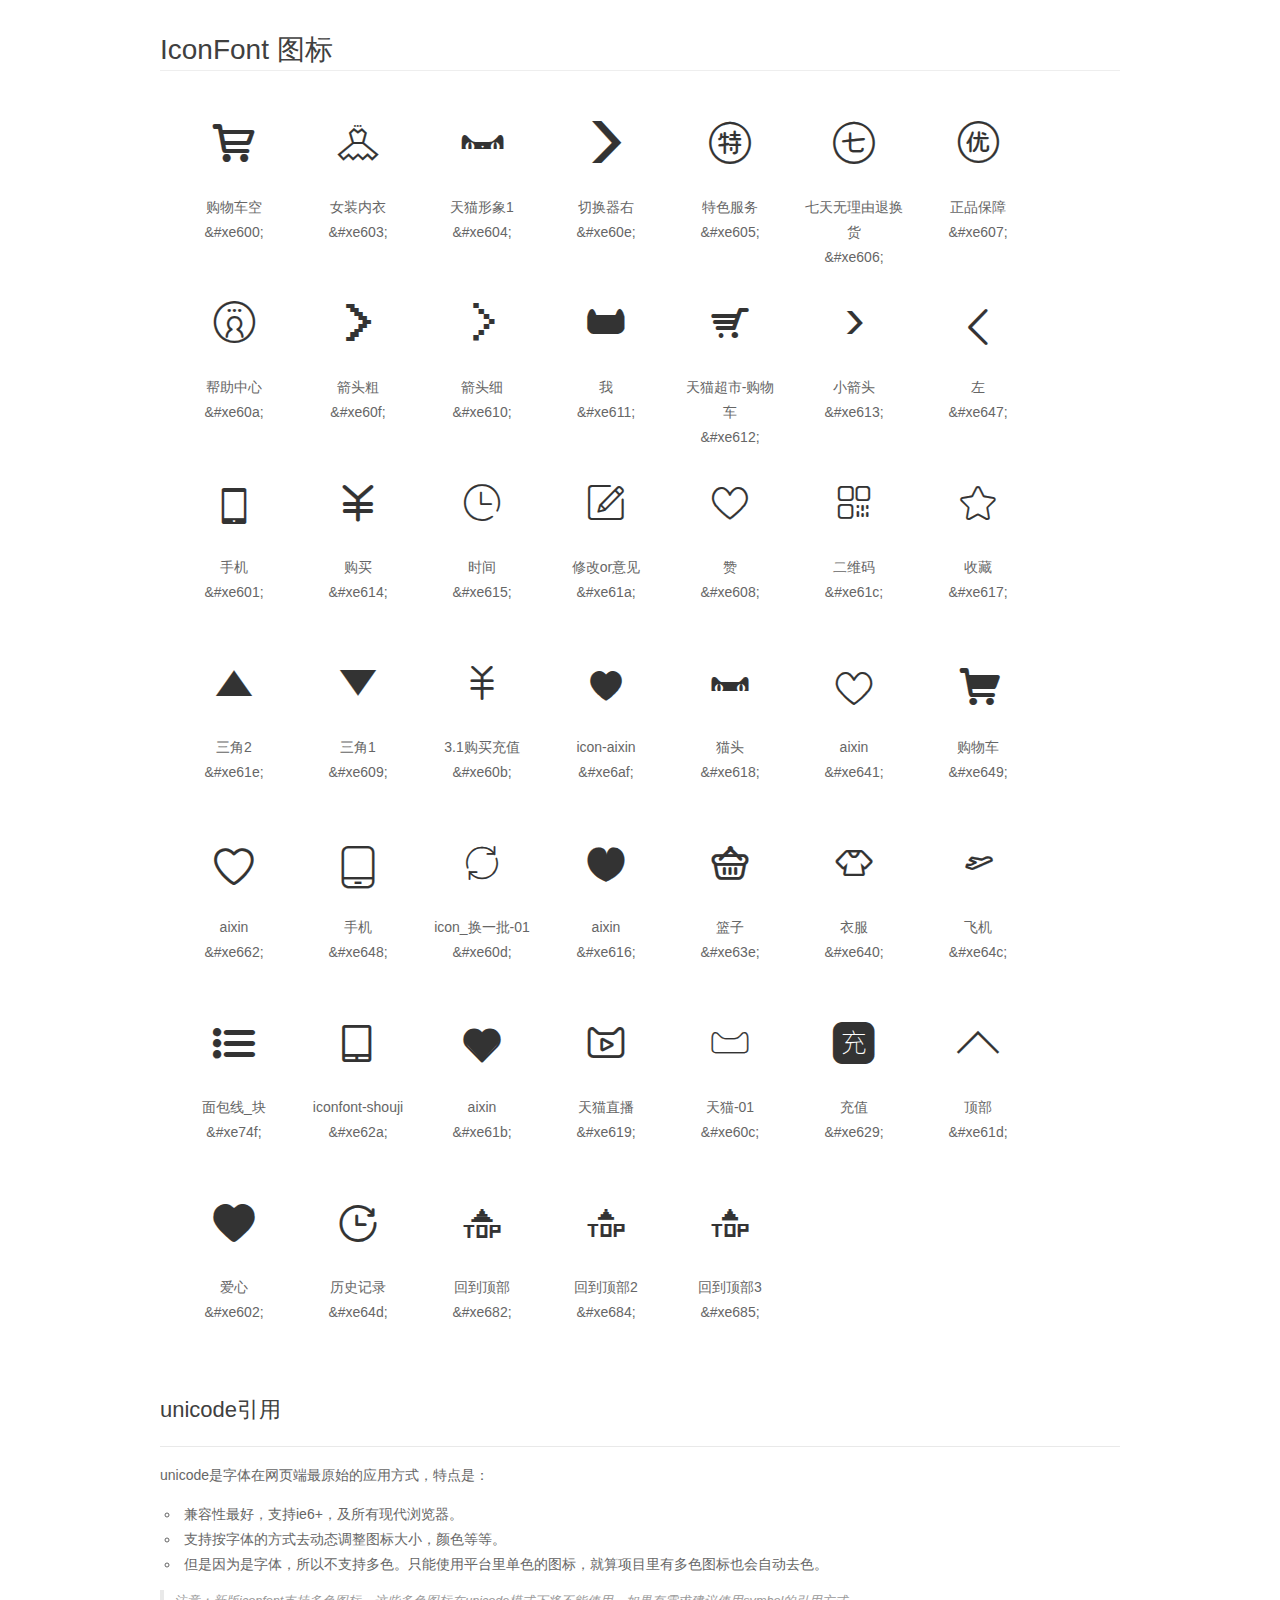
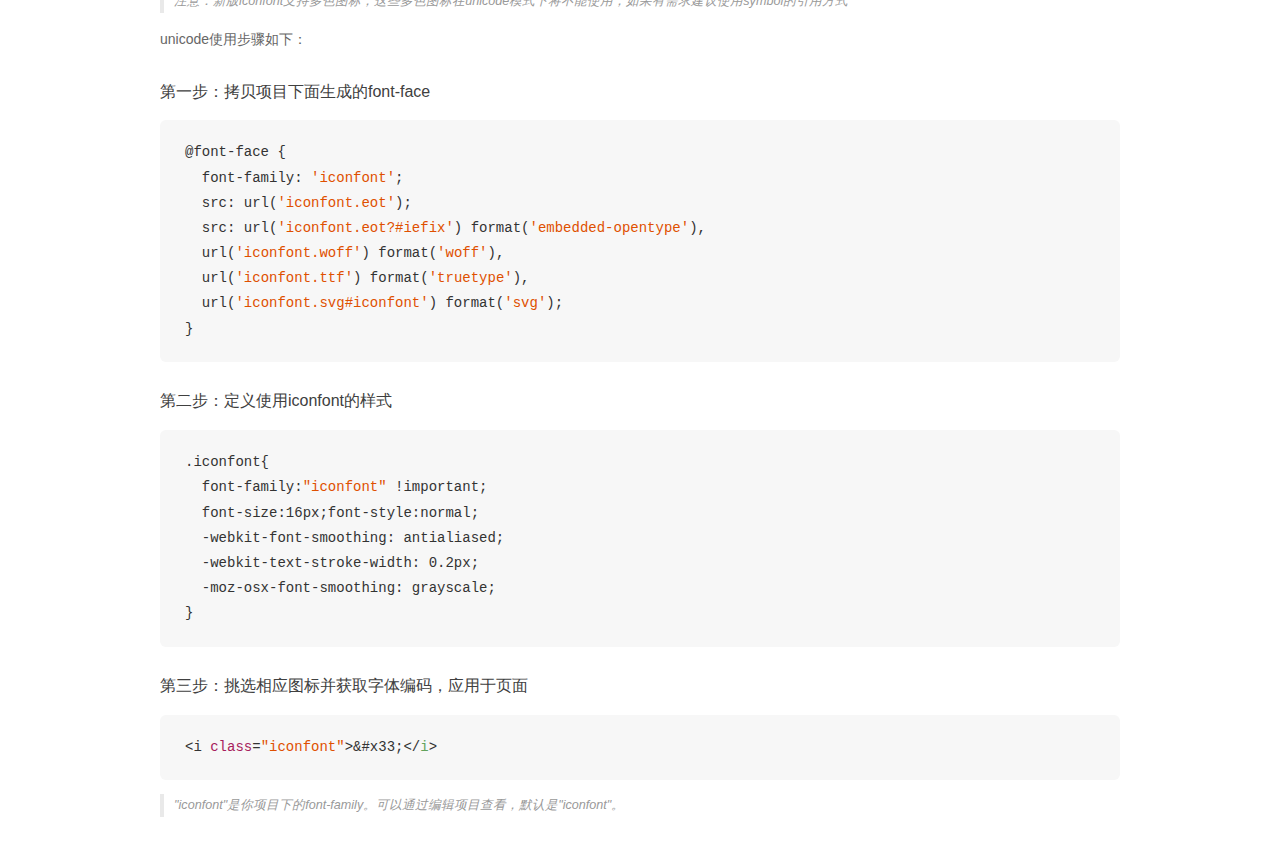
<file: font1/demo_unicode.html>
<!DOCTYPE html>
<html>
<head>
    <meta charset="utf-8"/>
    <title>IconFont</title>
    <link rel="stylesheet" href="demo.css">

    <style type="text/css">

        @font-face {font-family: "iconfont";
          src: url('iconfont.eot'); /* IE9*/
          src: url('iconfont.eot#iefix') format('embedded-opentype'), /* IE6-IE8 */
          url('iconfont.woff') format('woff'), /* chrome, firefox */
          url('iconfont.ttf') format('truetype'), /* chrome, firefox, opera, Safari, Android, iOS 4.2+*/
          url('iconfont.svg#iconfont') format('svg'); /* iOS 4.1- */
        }

        .iconfont {
          font-family:"iconfont" !important;
          font-size:16px;
          font-style:normal;
          -webkit-font-smoothing: antialiased;
          -webkit-text-stroke-width: 0.2px;
          -moz-osx-font-smoothing: grayscale;
        }

    </style>
</head>
<body>
    <div class="main markdown">
        <h1>IconFont 图标</h1>
        <ul class="icon_lists clear">
            
                <li>
                <i class="icon iconfont">&#xe600;</i>
                    <div class="name">购物车空</div>
                    <div class="code">&amp;#xe600;</div>
                </li>
            
                <li>
                <i class="icon iconfont">&#xe603;</i>
                    <div class="name">女装内衣</div>
                    <div class="code">&amp;#xe603;</div>
                </li>
            
                <li>
                <i class="icon iconfont">&#xe604;</i>
                    <div class="name">天猫形象1</div>
                    <div class="code">&amp;#xe604;</div>
                </li>
            
                <li>
                <i class="icon iconfont">&#xe60e;</i>
                    <div class="name">切换器右</div>
                    <div class="code">&amp;#xe60e;</div>
                </li>
            
                <li>
                <i class="icon iconfont">&#xe605;</i>
                    <div class="name">特色服务</div>
                    <div class="code">&amp;#xe605;</div>
                </li>
            
                <li>
                <i class="icon iconfont">&#xe606;</i>
                    <div class="name">七天无理由退换货</div>
                    <div class="code">&amp;#xe606;</div>
                </li>
            
                <li>
                <i class="icon iconfont">&#xe607;</i>
                    <div class="name">正品保障</div>
                    <div class="code">&amp;#xe607;</div>
                </li>
            
                <li>
                <i class="icon iconfont">&#xe60a;</i>
                    <div class="name">帮助中心</div>
                    <div class="code">&amp;#xe60a;</div>
                </li>
            
                <li>
                <i class="icon iconfont">&#xe60f;</i>
                    <div class="name">箭头粗</div>
                    <div class="code">&amp;#xe60f;</div>
                </li>
            
                <li>
                <i class="icon iconfont">&#xe610;</i>
                    <div class="name">箭头细</div>
                    <div class="code">&amp;#xe610;</div>
                </li>
            
                <li>
                <i class="icon iconfont">&#xe611;</i>
                    <div class="name">我</div>
                    <div class="code">&amp;#xe611;</div>
                </li>
            
                <li>
                <i class="icon iconfont">&#xe612;</i>
                    <div class="name">天猫超市-购物车</div>
                    <div class="code">&amp;#xe612;</div>
                </li>
            
                <li>
                <i class="icon iconfont">&#xe613;</i>
                    <div class="name">小箭头</div>
                    <div class="code">&amp;#xe613;</div>
                </li>
            
                <li>
                <i class="icon iconfont">&#xe647;</i>
                    <div class="name">左</div>
                    <div class="code">&amp;#xe647;</div>
                </li>
            
                <li>
                <i class="icon iconfont">&#xe601;</i>
                    <div class="name">手机</div>
                    <div class="code">&amp;#xe601;</div>
                </li>
            
                <li>
                <i class="icon iconfont">&#xe614;</i>
                    <div class="name">购买</div>
                    <div class="code">&amp;#xe614;</div>
                </li>
            
                <li>
                <i class="icon iconfont">&#xe615;</i>
                    <div class="name">时间</div>
                    <div class="code">&amp;#xe615;</div>
                </li>
            
                <li>
                <i class="icon iconfont">&#xe61a;</i>
                    <div class="name">修改or意见</div>
                    <div class="code">&amp;#xe61a;</div>
                </li>
            
                <li>
                <i class="icon iconfont">&#xe608;</i>
                    <div class="name">赞</div>
                    <div class="code">&amp;#xe608;</div>
                </li>
            
                <li>
                <i class="icon iconfont">&#xe61c;</i>
                    <div class="name">二维码</div>
                    <div class="code">&amp;#xe61c;</div>
                </li>
            
                <li>
                <i class="icon iconfont">&#xe617;</i>
                    <div class="name">收藏</div>
                    <div class="code">&amp;#xe617;</div>
                </li>
            
                <li>
                <i class="icon iconfont">&#xe61e;</i>
                    <div class="name">三角2</div>
                    <div class="code">&amp;#xe61e;</div>
                </li>
            
                <li>
                <i class="icon iconfont">&#xe609;</i>
                    <div class="name">三角1</div>
                    <div class="code">&amp;#xe609;</div>
                </li>
            
                <li>
                <i class="icon iconfont">&#xe60b;</i>
                    <div class="name">3.1购买充值</div>
                    <div class="code">&amp;#xe60b;</div>
                </li>
            
                <li>
                <i class="icon iconfont">&#xe6af;</i>
                    <div class="name">icon-aixin</div>
                    <div class="code">&amp;#xe6af;</div>
                </li>
            
                <li>
                <i class="icon iconfont">&#xe618;</i>
                    <div class="name">猫头</div>
                    <div class="code">&amp;#xe618;</div>
                </li>
            
                <li>
                <i class="icon iconfont">&#xe641;</i>
                    <div class="name">aixin</div>
                    <div class="code">&amp;#xe641;</div>
                </li>
            
                <li>
                <i class="icon iconfont">&#xe649;</i>
                    <div class="name">购物车</div>
                    <div class="code">&amp;#xe649;</div>
                </li>
            
                <li>
                <i class="icon iconfont">&#xe662;</i>
                    <div class="name">aixin</div>
                    <div class="code">&amp;#xe662;</div>
                </li>
            
                <li>
                <i class="icon iconfont">&#xe648;</i>
                    <div class="name">手机</div>
                    <div class="code">&amp;#xe648;</div>
                </li>
            
                <li>
                <i class="icon iconfont">&#xe60d;</i>
                    <div class="name">icon_换一批-01</div>
                    <div class="code">&amp;#xe60d;</div>
                </li>
            
                <li>
                <i class="icon iconfont">&#xe616;</i>
                    <div class="name">aixin</div>
                    <div class="code">&amp;#xe616;</div>
                </li>
            
                <li>
                <i class="icon iconfont">&#xe63e;</i>
                    <div class="name">篮子</div>
                    <div class="code">&amp;#xe63e;</div>
                </li>
            
                <li>
                <i class="icon iconfont">&#xe640;</i>
                    <div class="name">衣服</div>
                    <div class="code">&amp;#xe640;</div>
                </li>
            
                <li>
                <i class="icon iconfont">&#xe64c;</i>
                    <div class="name">飞机</div>
                    <div class="code">&amp;#xe64c;</div>
                </li>
            
                <li>
                <i class="icon iconfont">&#xe74f;</i>
                    <div class="name">面包线_块</div>
                    <div class="code">&amp;#xe74f;</div>
                </li>
            
                <li>
                <i class="icon iconfont">&#xe62a;</i>
                    <div class="name">iconfont-shouji</div>
                    <div class="code">&amp;#xe62a;</div>
                </li>
            
                <li>
                <i class="icon iconfont">&#xe61b;</i>
                    <div class="name">aixin</div>
                    <div class="code">&amp;#xe61b;</div>
                </li>
            
                <li>
                <i class="icon iconfont">&#xe619;</i>
                    <div class="name">天猫直播</div>
                    <div class="code">&amp;#xe619;</div>
                </li>
            
                <li>
                <i class="icon iconfont">&#xe60c;</i>
                    <div class="name">天猫-01</div>
                    <div class="code">&amp;#xe60c;</div>
                </li>
            
                <li>
                <i class="icon iconfont">&#xe629;</i>
                    <div class="name">充值</div>
                    <div class="code">&amp;#xe629;</div>
                </li>
            
                <li>
                <i class="icon iconfont">&#xe61d;</i>
                    <div class="name">顶部</div>
                    <div class="code">&amp;#xe61d;</div>
                </li>
            
                <li>
                <i class="icon iconfont">&#xe602;</i>
                    <div class="name">爱心</div>
                    <div class="code">&amp;#xe602;</div>
                </li>
            
                <li>
                <i class="icon iconfont">&#xe64d;</i>
                    <div class="name">历史记录</div>
                    <div class="code">&amp;#xe64d;</div>
                </li>
            
                <li>
                <i class="icon iconfont">&#xe682;</i>
                    <div class="name">回到顶部</div>
                    <div class="code">&amp;#xe682;</div>
                </li>
            
                <li>
                <i class="icon iconfont">&#xe684;</i>
                    <div class="name">回到顶部2</div>
                    <div class="code">&amp;#xe684;</div>
                </li>
            
                <li>
                <i class="icon iconfont">&#xe685;</i>
                    <div class="name">回到顶部3</div>
                    <div class="code">&amp;#xe685;</div>
                </li>
            
        </ul>
        <h2 id="unicode-">unicode引用</h2>
        <hr>

        <p>unicode是字体在网页端最原始的应用方式，特点是：</p>
        <ul>
        <li>兼容性最好，支持ie6+，及所有现代浏览器。</li>
        <li>支持按字体的方式去动态调整图标大小，颜色等等。</li>
        <li>但是因为是字体，所以不支持多色。只能使用平台里单色的图标，就算项目里有多色图标也会自动去色。</li>
        </ul>
        <blockquote>
        <p>注意：新版iconfont支持多色图标，这些多色图标在unicode模式下将不能使用，如果有需求建议使用symbol的引用方式</p>
        </blockquote>
        <p>unicode使用步骤如下：</p>
        <h3 id="-font-face">第一步：拷贝项目下面生成的font-face</h3>
        <pre><code class="lang-js hljs javascript">@font-face {
  font-family: <span class="hljs-string">'iconfont'</span>;
  src: url(<span class="hljs-string">'iconfont.eot'</span>);
  src: url(<span class="hljs-string">'iconfont.eot?#iefix'</span>) format(<span class="hljs-string">'embedded-opentype'</span>),
  url(<span class="hljs-string">'iconfont.woff'</span>) format(<span class="hljs-string">'woff'</span>),
  url(<span class="hljs-string">'iconfont.ttf'</span>) format(<span class="hljs-string">'truetype'</span>),
  url(<span class="hljs-string">'iconfont.svg#iconfont'</span>) format(<span class="hljs-string">'svg'</span>);
}
</code></pre>
        <h3 id="-iconfont-">第二步：定义使用iconfont的样式</h3>
        <pre><code class="lang-js hljs javascript">.iconfont{
  font-family:<span class="hljs-string">"iconfont"</span> !important;
  font-size:<span class="hljs-number">16</span>px;font-style:normal;
  -webkit-font-smoothing: antialiased;
  -webkit-text-stroke-width: <span class="hljs-number">0.2</span>px;
  -moz-osx-font-smoothing: grayscale;
}
</code></pre>
        <h3 id="-">第三步：挑选相应图标并获取字体编码，应用于页面</h3>
        <pre><code class="lang-js hljs javascript">&lt;i <span class="hljs-class"><span class="hljs-keyword">class</span></span>=<span class="hljs-string">"iconfont"</span>&gt;&amp;#x33;<span class="xml"><span class="hljs-tag">&lt;/<span class="hljs-name">i</span>&gt;</span></span></code></pre>

        <blockquote>
        <p>"iconfont"是你项目下的font-family。可以通过编辑项目查看，默认是"iconfont"。</p>
        </blockquote>
    </div>


</body>
</html>
</file>
<file: font/iconfont.css>
@font-face {font-family: "iconfont";
  src: url('iconfont.eot?t=1491565088525'); /* IE9*/
  src: url('iconfont.eot?t=1491565088525#iefix') format('embedded-opentype'), /* IE6-IE8 */
  url('iconfont.woff?t=1491565088525') format('woff'), /* chrome, firefox */
  url('iconfont.ttf?t=1491565088525') format('truetype'), /* chrome, firefox, opera, Safari, Android, iOS 4.2+*/
  url('iconfont.svg?t=1491565088525#iconfont') format('svg'); /* iOS 4.1- */
}

.iconfont {
  font-family:"iconfont" !important;
  font-size:16px;
  font-style:normal;
  -webkit-font-smoothing: antialiased;
  -moz-osx-font-smoothing: grayscale;
}

.icon-shouji:before { content: "\e600"; }

.icon-xiai:before { content: "\e601"; }

.icon-liebiao:before { content: "\e602"; }

.icon-nvzhuangneiyi:before { content: "\e60a"; }

.icon-diantileimu:before { content: "\e603"; }

.icon-shoppingcart:before { content: "\e689"; }

.icon-erweima:before { content: "\e608"; }

.icon-31gouwuchexuanzhong:before { content: "\e604"; }

.icon-31goumaichongzhi:before { content: "\e607"; }

.icon-31guanzhu1xuanzhong:before { content: "\e605"; }

.icon-31guanzhu1:before { content: "\e606"; }

.icon-edit-copy:before { content: "\e669"; }

.icon-chongzhi:before { content: "\e60c"; }

.icon-huanyipi:before { content: "\e663"; }

.icon-renminbi:before { content: "\e66d"; }

.icon-lishi:before { content: "\e629"; }

.icon-star:before { content: "\e609"; }

.icon-maotou:before { content: "\e719"; }

.icon-icon:before { content: "\e64e"; }
</file>
<file: font1/iconfont.css>
@font-face {font-family: "iconfont";
  src: url('iconfont.eot?t=1491226157075'); /* IE9*/
  src: url('iconfont.eot?t=1491226157075#iefix') format('embedded-opentype'), /* IE6-IE8 */
  url('iconfont.woff?t=1491226157075') format('woff'), /* chrome, firefox */
  url('iconfont.ttf?t=1491226157075') format('truetype'), /* chrome, firefox, opera, Safari, Android, iOS 4.2+*/
  url('iconfont.svg?t=1491226157075#iconfont') format('svg'); /* iOS 4.1- */
}

.iconfont {
  font-family:"iconfont" !important;
  font-size:16px;
  font-style:normal;
  -webkit-font-smoothing: antialiased;
  -moz-osx-font-smoothing: grayscale;
}

.icon-gouwuchekong:before { content: "\e600"; }

.icon-nvzhuangneiyi:before { content: "\e603"; }

.icon-tianmaoxingxiang1:before { content: "\e604"; }

.icon-qiehuanqiyou:before { content: "\e60e"; }

.icon-tesefuwu:before { content: "\e605"; }

.icon-qitianwuliyoutuihuanhuo:before { content: "\e606"; }

.icon-zhengpinbaozhang:before { content: "\e607"; }

.icon-bangzhuzhongxin:before { content: "\e60a"; }

.icon-jiantoucu:before { content: "\e60f"; }

.icon-jiantouxi:before { content: "\e610"; }

.icon-wo:before { content: "\e611"; }

.icon-tianmaochaoshigouwuche:before { content: "\e612"; }

.icon-xiaojiantou:before { content: "\e613"; }

.icon-zuo:before { content: "\e647"; }

.icon-phone:before { content: "\e601"; }

.icon-goumai:before { content: "\e614"; }

.icon-shijian:before { content: "\e615"; }

.icon-xiugaioryijian:before { content: "\e61a"; }

.icon-zan:before { content: "\e608"; }

.icon-erweima:before { content: "\e61c"; }

.icon-shoucang:before { content: "\e617"; }

.icon-sanjiao2:before { content: "\e61e"; }

.icon-sanjiao1:before { content: "\e609"; }

.icon-31goumaichongzhi:before { content: "\e60b"; }

.icon-iconaixin:before { content: "\e6af"; }

.icon-maotou:before { content: "\e618"; }

.icon-aixin:before { content: "\e641"; }

.icon-gouwuche:before { content: "\e649"; }

.icon-aixin2:before { content: "\e662"; }

.icon-0039:before { content: "\e648"; }

.icon-iconhuanyipi01:before { content: "\e60d"; }

.icon-aixin3:before { content: "\e616"; }

.icon-lanzi:before { content: "\e63e"; }

.icon-yifu:before { content: "\e640"; }

.icon-Aircraft:before { content: "\e64c"; }

.icon-mianbaoxiankuai:before { content: "\e74f"; }

.icon-iconfontshouji:before { content: "\e62a"; }

.icon-aixin4:before { content: "\e61b"; }

.icon-tianmaozhibo:before { content: "\e619"; }

.icon-tianmao01:before { content: "\e60c"; }

.icon-chongzhi:before { content: "\e629"; }

.icon-dingbu:before { content: "\e61d"; }

.icon-aixin1:before { content: "\e602"; }

.icon-lishijilu:before { content: "\e64d"; }

.icon-huidaodingbu:before { content: "\e682"; }

.icon-huidaodingbu2:before { content: "\e684"; }

.icon-huidaodingbu3:before { content: "\e685"; }
</file>
<file: font/demo.css>
*{margin: 0;padding: 0;list-style: none;}
/*
KISSY CSS Reset
理念：1. reset 的目的不是清除浏览器的默认样式，这仅是部分工作。清除和重置是紧密不可分的。
2. reset 的目的不是让默认样式在所有浏览器下一致，而是减少默认样式有可能带来的问题。
3. reset 期望提供一套普适通用的基础样式。但没有银弹，推荐根据具体需求，裁剪和修改后再使用。
特色：1. 适应中文；2. 基于最新主流浏览器。
维护：玉伯<lifesinger@gmail.com>, 正淳<ragecarrier@gmail.com>
 */

/** 清除内外边距 **/
body, h1, h2, h3, h4, h5, h6, hr, p, blockquote, /* structural elements 结构元素 */
dl, dt, dd, ul, ol, li, /* list elements 列表元素 */
pre, /* text formatting elements 文本格式元素 */
form, fieldset, legend, button, input, textarea, /* form elements 表单元素 */
th, td /* table elements 表格元素 */ {
  margin: 0;
  padding: 0;
}

/** 设置默认字体 **/
body,
button, input, select, textarea /* for ie */ {
  font: 12px/1.5 tahoma, arial, \5b8b\4f53, sans-serif;
}
h1, h2, h3, h4, h5, h6 { font-size: 100%; }
address, cite, dfn, em, var { font-style: normal; } /* 将斜体扶正 */
code, kbd, pre, samp { font-family: courier new, courier, monospace; } /* 统一等宽字体 */
small { font-size: 12px; } /* 小于 12px 的中文很难阅读，让 small 正常化 */

/** 重置列表元素 **/
ul, ol { list-style: none; }

/** 重置文本格式元素 **/
a { text-decoration: none; }
a:hover { text-decoration: underline; }


/** 重置表单元素 **/
legend { color: #000; } /* for ie6 */
fieldset, img { border: 0; } /* img 搭车：让链接里的 img 无边框 */
button, input, select, textarea { font-size: 100%; } /* 使得表单元素在 ie 下能继承字体大小 */
/* 注：optgroup 无法扶正 */

/** 重置表格元素 **/
table { border-collapse: collapse; border-spacing: 0; }

/* 清除浮动 */
.ks-clear:after, .clear:after {
  content: '\20';
  display: block;
  height: 0;
  clear: both;
}
.ks-clear, .clear {
  *zoom: 1;
}

.main {
  padding: 30px 100px;
width: 960px;
margin: 0 auto;
}
.main h1{font-size:36px; color:#333; text-align:left;margin-bottom:30px; border-bottom: 1px solid #eee;}

.helps{margin-top:40px;}
.helps pre{
  padding:20px;
  margin:10px 0;
  border:solid 1px #e7e1cd;
  background-color: #fffdef;
  overflow: auto;
}

.icon_lists{
  width: 100% !important;

}

.icon_lists li{
  float:left;
  width: 100px;
  height:180px;
  text-align: center;
  list-style: none !important;
}
.icon_lists .icon{
  font-size: 42px;
  line-height: 100px;
  margin: 10px 0;
  color:#333;
  -webkit-transition: font-size 0.25s ease-out 0s;
  -moz-transition: font-size 0.25s ease-out 0s;
  transition: font-size 0.25s ease-out 0s;

}
.icon_lists .icon:hover{
  font-size: 100px;
}



.markdown {
  color: #666;
  font-size: 14px;
  line-height: 1.8;
}

.highlight {
  line-height: 1.5;
}

.markdown img {
  vertical-align: middle;
  max-width: 100%;
}

.markdown h1 {
  color: #404040;
  font-weight: 500;
  line-height: 40px;
  margin-bottom: 24px;
}

.markdown h2,
.markdown h3,
.markdown h4,
.markdown h5,
.markdown h6 {
  color: #404040;
  margin: 1.6em 0 0.6em 0;
  font-weight: 500;
  clear: both;
}

.markdown h1 {
  font-size: 28px;
}

.markdown h2 {
  font-size: 22px;
}

.markdown h3 {
  font-size: 16px;
}

.markdown h4 {
  font-size: 14px;
}

.markdown h5 {
  font-size: 12px;
}

.markdown h6 {
  font-size: 12px;
}

.markdown hr {
  height: 1px;
  border: 0;
  background: #e9e9e9;
  margin: 16px 0;
  clear: both;
}

.markdown p,
.markdown pre {
  margin: 1em 0;
}

.markdown > p,
.markdown > blockquote,
.markdown > .highlight,
.markdown > ol,
.markdown > ul {
  width: 80%;
}

.markdown ul > li {
  list-style: circle;
}

.markdown > ul li,
.markdown blockquote ul > li {
  margin-left: 20px;
  padding-left: 4px;
}

.markdown > ul li p,
.markdown > ol li p {
  margin: 0.6em 0;
}

.markdown ol > li {
  list-style: decimal;
}

.markdown > ol li,
.markdown blockquote ol > li {
  margin-left: 20px;
  padding-left: 4px;
}

.markdown code {
  margin: 0 3px;
  padding: 0 5px;
  background: #eee;
  border-radius: 3px;
}

.markdown pre {
  border-radius: 6px;
  background: #f7f7f7;
  padding: 20px;
}

.markdown pre code {
  border: none;
  background: #f7f7f7;
  margin: 0;
}

.markdown strong,
.markdown b {
  font-weight: 600;
}

.markdown > table {
  border-collapse: collapse;
  border-spacing: 0px;
  empty-cells: show;
  border: 1px solid #e9e9e9;
  width: 95%;
  margin-bottom: 24px;
}

.markdown > table th {
  white-space: nowrap;
  color: #333;
  font-weight: 600;

}

.markdown > table th,
.markdown > table td {
  border: 1px solid #e9e9e9;
  padding: 8px 16px;
  text-align: left;
}

.markdown > table th {
  background: #F7F7F7;
}

.markdown blockquote {
  font-size: 90%;
  color: #999;
  border-left: 4px solid #e9e9e9;
  padding-left: 0.8em;
  margin: 1em 0;
  font-style: italic;
}

.markdown blockquote p {
  margin: 0;
}

.markdown .anchor {
  opacity: 0;
  transition: opacity 0.3s ease;
  margin-left: 8px;
}

.markdown .waiting {
  color: #ccc;
}

.markdown h1:hover .anchor,
.markdown h2:hover .anchor,
.markdown h3:hover .anchor,
.markdown h4:hover .anchor,
.markdown h5:hover .anchor,
.markdown h6:hover .anchor {
  opacity: 1;
  display: inline-block;
}

.markdown > br,
.markdown > p > br {
  clear: both;
}


.hljs {
  display: block;
  background: white;
  padding: 0.5em;
  color: #333333;
  overflow-x: auto;
}

.hljs-comment,
.hljs-meta {
  color: #969896;
}

.hljs-string,
.hljs-variable,
.hljs-template-variable,
.hljs-strong,
.hljs-emphasis,
.hljs-quote {
  color: #df5000;
}

.hljs-keyword,
.hljs-selector-tag,
.hljs-type {
  color: #a71d5d;
}

.hljs-literal,
.hljs-symbol,
.hljs-bullet,
.hljs-attribute {
  color: #0086b3;
}

.hljs-section,
.hljs-name {
  color: #63a35c;
}

.hljs-tag {
  color: #333333;
}

.hljs-title,
.hljs-attr,
.hljs-selector-id,
.hljs-selector-class,
.hljs-selector-attr,
.hljs-selector-pseudo {
  color: #795da3;
}

.hljs-addition {
  color: #55a532;
  background-color: #eaffea;
}

.hljs-deletion {
  color: #bd2c00;
  background-color: #ffecec;
}

.hljs-link {
  text-decoration: underline;
}

pre{
  background: #fff;
}
</file>
<file: font1/demo.css>
*{margin: 0;padding: 0;list-style: none;}
/*
KISSY CSS Reset
理念：1. reset 的目的不是清除浏览器的默认样式，这仅是部分工作。清除和重置是紧密不可分的。
2. reset 的目的不是让默认样式在所有浏览器下一致，而是减少默认样式有可能带来的问题。
3. reset 期望提供一套普适通用的基础样式。但没有银弹，推荐根据具体需求，裁剪和修改后再使用。
特色：1. 适应中文；2. 基于最新主流浏览器。
维护：玉伯<lifesinger@gmail.com>, 正淳<ragecarrier@gmail.com>
 */

/** 清除内外边距 **/
body, h1, h2, h3, h4, h5, h6, hr, p, blockquote, /* structural elements 结构元素 */
dl, dt, dd, ul, ol, li, /* list elements 列表元素 */
pre, /* text formatting elements 文本格式元素 */
form, fieldset, legend, button, input, textarea, /* form elements 表单元素 */
th, td /* table elements 表格元素 */ {
  margin: 0;
  padding: 0;
}

/** 设置默认字体 **/
body,
button, input, select, textarea /* for ie */ {
  font: 12px/1.5 tahoma, arial, \5b8b\4f53, sans-serif;
}
h1, h2, h3, h4, h5, h6 { font-size: 100%; }
address, cite, dfn, em, var { font-style: normal; } /* 将斜体扶正 */
code, kbd, pre, samp { font-family: courier new, courier, monospace; } /* 统一等宽字体 */
small { font-size: 12px; } /* 小于 12px 的中文很难阅读，让 small 正常化 */

/** 重置列表元素 **/
ul, ol { list-style: none; }

/** 重置文本格式元素 **/
a { text-decoration: none; }
a:hover { text-decoration: underline; }


/** 重置表单元素 **/
legend { color: #000; } /* for ie6 */
fieldset, img { border: 0; } /* img 搭车：让链接里的 img 无边框 */
button, input, select, textarea { font-size: 100%; } /* 使得表单元素在 ie 下能继承字体大小 */
/* 注：optgroup 无法扶正 */

/** 重置表格元素 **/
table { border-collapse: collapse; border-spacing: 0; }

/* 清除浮动 */
.ks-clear:after, .clear:after {
  content: '\20';
  display: block;
  height: 0;
  clear: both;
}
.ks-clear, .clear {
  *zoom: 1;
}

.main {
  padding: 30px 100px;
width: 960px;
margin: 0 auto;
}
.main h1{font-size:36px; color:#333; text-align:left;margin-bottom:30px; border-bottom: 1px solid #eee;}

.helps{margin-top:40px;}
.helps pre{
  padding:20px;
  margin:10px 0;
  border:solid 1px #e7e1cd;
  background-color: #fffdef;
  overflow: auto;
}

.icon_lists{
  width: 100% !important;

}

.icon_lists li{
  float:left;
  width: 100px;
  height:180px;
  text-align: center;
  list-style: none !important;
}
.icon_lists .icon{
  font-size: 42px;
  line-height: 100px;
  margin: 10px 0;
  color:#333;
  -webkit-transition: font-size 0.25s ease-out 0s;
  -moz-transition: font-size 0.25s ease-out 0s;
  transition: font-size 0.25s ease-out 0s;

}
.icon_lists .icon:hover{
  font-size: 100px;
}



.markdown {
  color: #666;
  font-size: 14px;
  line-height: 1.8;
}

.highlight {
  line-height: 1.5;
}

.markdown img {
  vertical-align: middle;
  max-width: 100%;
}

.markdown h1 {
  color: #404040;
  font-weight: 500;
  line-height: 40px;
  margin-bottom: 24px;
}

.markdown h2,
.markdown h3,
.markdown h4,
.markdown h5,
.markdown h6 {
  color: #404040;
  margin: 1.6em 0 0.6em 0;
  font-weight: 500;
  clear: both;
}

.markdown h1 {
  font-size: 28px;
}

.markdown h2 {
  font-size: 22px;
}

.markdown h3 {
  font-size: 16px;
}

.markdown h4 {
  font-size: 14px;
}

.markdown h5 {
  font-size: 12px;
}

.markdown h6 {
  font-size: 12px;
}

.markdown hr {
  height: 1px;
  border: 0;
  background: #e9e9e9;
  margin: 16px 0;
  clear: both;
}

.markdown p,
.markdown pre {
  margin: 1em 0;
}

.markdown > p,
.markdown > blockquote,
.markdown > .highlight,
.markdown > ol,
.markdown > ul {
  width: 80%;
}

.markdown ul > li {
  list-style: circle;
}

.markdown > ul li,
.markdown blockquote ul > li {
  margin-left: 20px;
  padding-left: 4px;
}

.markdown > ul li p,
.markdown > ol li p {
  margin: 0.6em 0;
}

.markdown ol > li {
  list-style: decimal;
}

.markdown > ol li,
.markdown blockquote ol > li {
  margin-left: 20px;
  padding-left: 4px;
}

.markdown code {
  margin: 0 3px;
  padding: 0 5px;
  background: #eee;
  border-radius: 3px;
}

.markdown pre {
  border-radius: 6px;
  background: #f7f7f7;
  padding: 20px;
}

.markdown pre code {
  border: none;
  background: #f7f7f7;
  margin: 0;
}

.markdown strong,
.markdown b {
  font-weight: 600;
}

.markdown > table {
  border-collapse: collapse;
  border-spacing: 0px;
  empty-cells: show;
  border: 1px solid #e9e9e9;
  width: 95%;
  margin-bottom: 24px;
}

.markdown > table th {
  white-space: nowrap;
  color: #333;
  font-weight: 600;

}

.markdown > table th,
.markdown > table td {
  border: 1px solid #e9e9e9;
  padding: 8px 16px;
  text-align: left;
}

.markdown > table th {
  background: #F7F7F7;
}

.markdown blockquote {
  font-size: 90%;
  color: #999;
  border-left: 4px solid #e9e9e9;
  padding-left: 0.8em;
  margin: 1em 0;
  font-style: italic;
}

.markdown blockquote p {
  margin: 0;
}

.markdown .anchor {
  opacity: 0;
  transition: opacity 0.3s ease;
  margin-left: 8px;
}

.markdown .waiting {
  color: #ccc;
}

.markdown h1:hover .anchor,
.markdown h2:hover .anchor,
.markdown h3:hover .anchor,
.markdown h4:hover .anchor,
.markdown h5:hover .anchor,
.markdown h6:hover .anchor {
  opacity: 1;
  display: inline-block;
}

.markdown > br,
.markdown > p > br {
  clear: both;
}


.hljs {
  display: block;
  background: white;
  padding: 0.5em;
  color: #333333;
  overflow-x: auto;
}

.hljs-comment,
.hljs-meta {
  color: #969896;
}

.hljs-string,
.hljs-variable,
.hljs-template-variable,
.hljs-strong,
.hljs-emphasis,
.hljs-quote {
  color: #df5000;
}

.hljs-keyword,
.hljs-selector-tag,
.hljs-type {
  color: #a71d5d;
}

.hljs-literal,
.hljs-symbol,
.hljs-bullet,
.hljs-attribute {
  color: #0086b3;
}

.hljs-section,
.hljs-name {
  color: #63a35c;
}

.hljs-tag {
  color: #333333;
}

.hljs-title,
.hljs-attr,
.hljs-selector-id,
.hljs-selector-class,
.hljs-selector-attr,
.hljs-selector-pseudo {
  color: #795da3;
}

.hljs-addition {
  color: #55a532;
  background-color: #eaffea;
}

.hljs-deletion {
  color: #bd2c00;
  background-color: #ffecec;
}

.hljs-link {
  text-decoration: underline;
}

pre{
  background: #fff;
}
</file>
